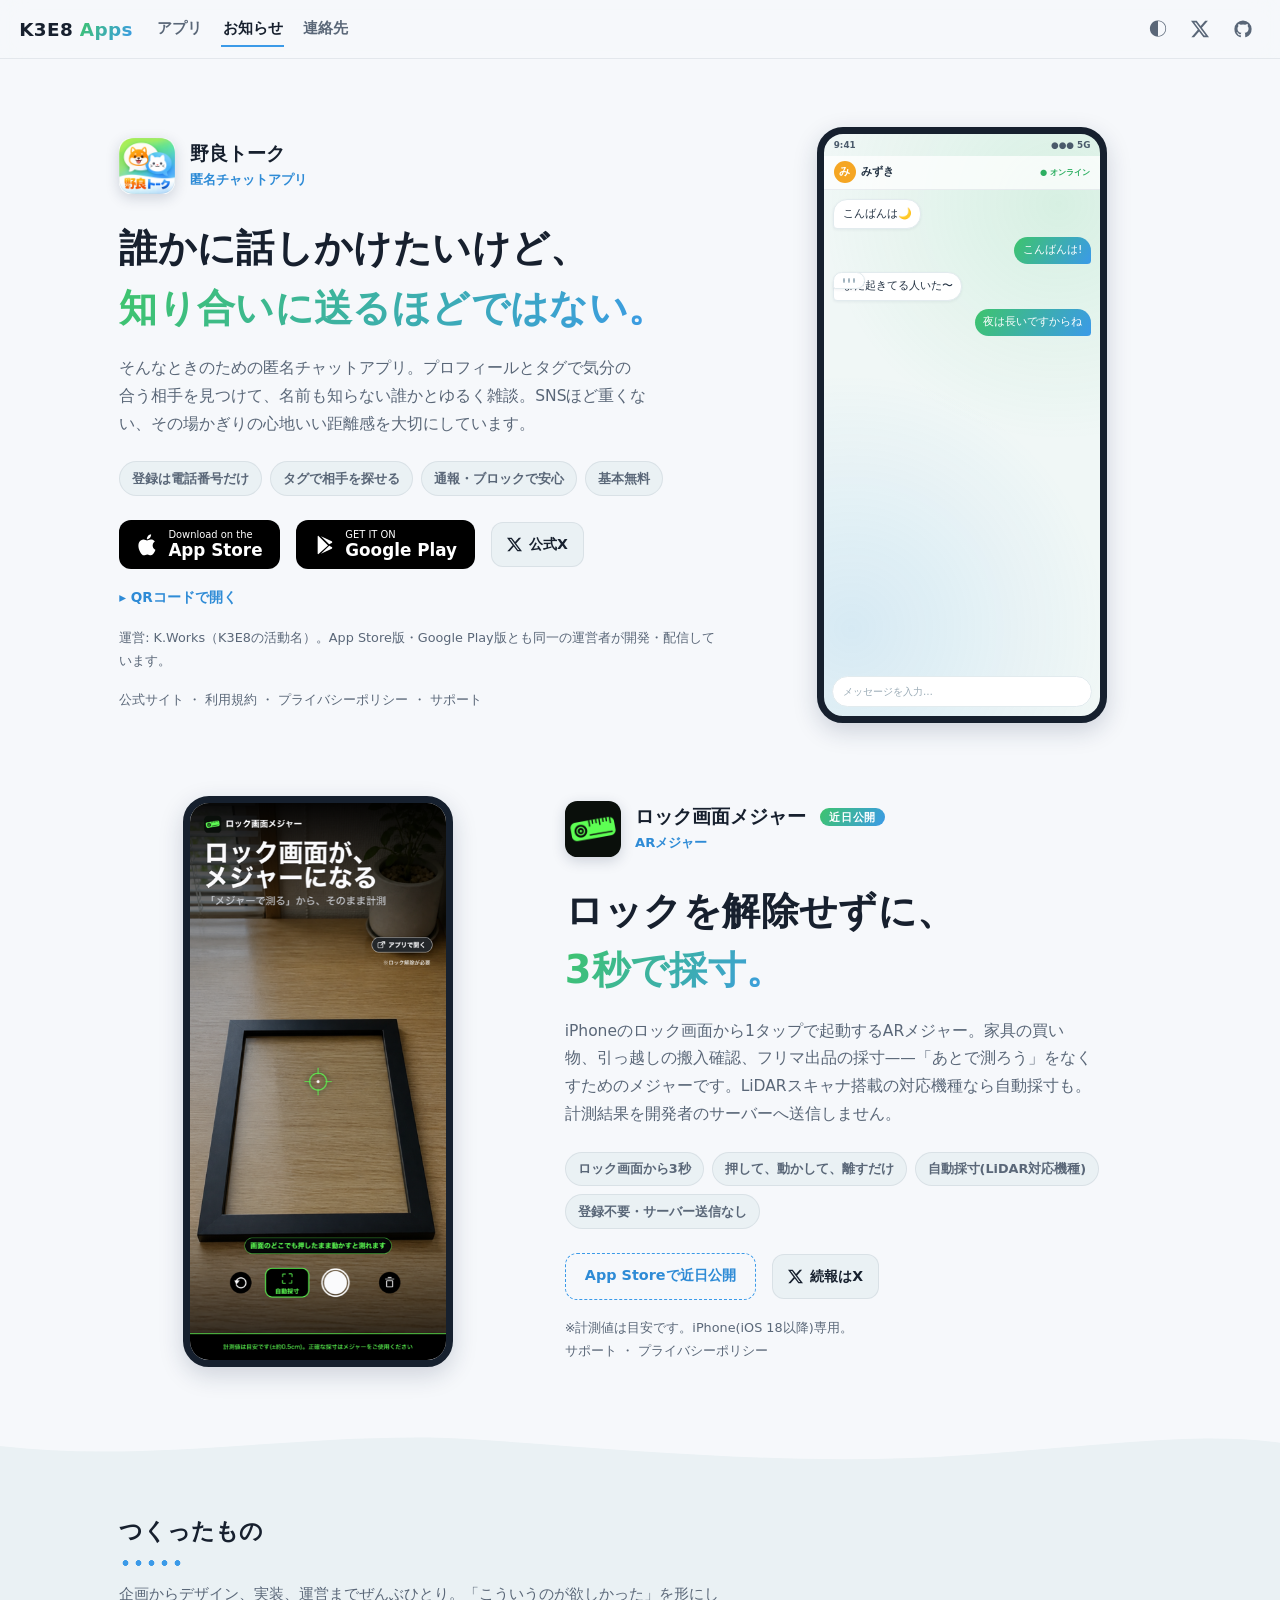
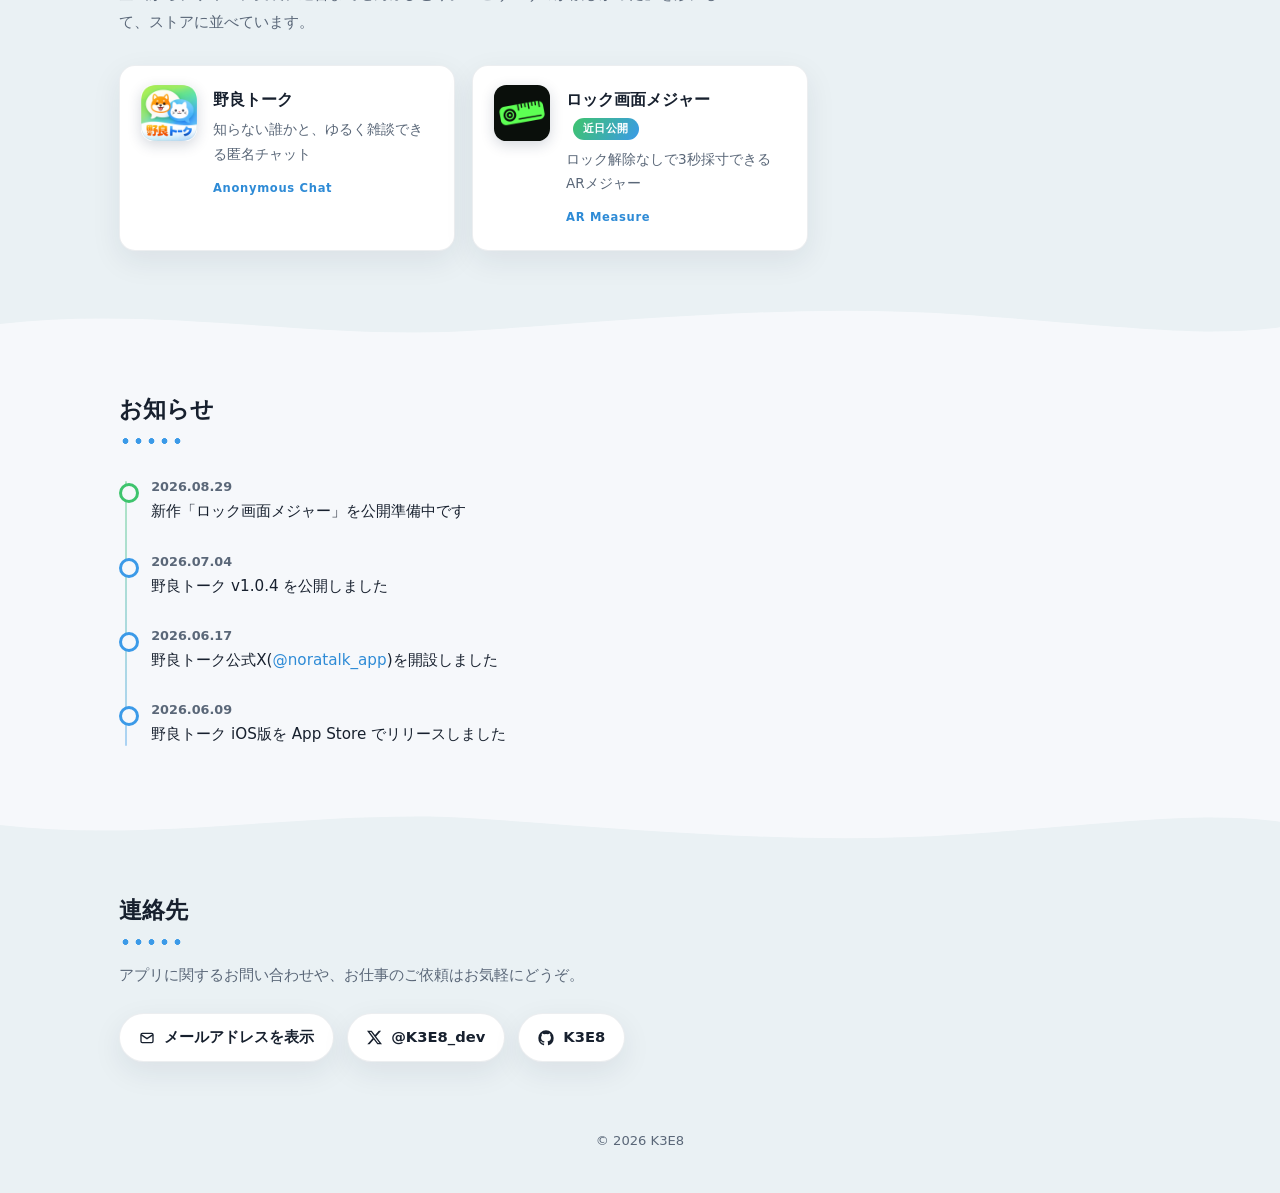
<file: index.html>
<!DOCTYPE html>
<html lang="ja">
<head>
  <meta charset="UTF-8">
  <meta name="viewport" content="width=device-width, initial-scale=1.0">
  <title>K3E8 Apps | 個人開発のアプリ置き場</title>
  <meta name="description" content="K3E8(ケイ)の個人開発アプリ紹介サイト。匿名チャットアプリ「野良トーク」を配信中、ARメジャー「ロック画面メジャー」も近日公開。企画からデザイン、実装、運営までひとりで作っています。">

  <link rel="canonical" href="https://k3e8.github.io/">
  <meta property="og:type" content="website">
  <meta property="og:title" content="K3E8 Apps | 個人開発のアプリ置き場">
  <meta property="og:description" content="匿名チャットアプリ「野良トーク」を配信中、ARメジャー「ロック画面メジャー」も近日公開。個人開発アプリの紹介サイトです。">
  <meta property="og:url" content="https://k3e8.github.io/">
  <meta property="og:image" content="https://k3e8.github.io/assets/img/og.png">
  <meta name="twitter:card" content="summary_large_image">
  <meta name="twitter:site" content="@K3E8_dev">

  <!-- iOS Safariで開くとApp Storeバナーが自動表示される -->
  <meta name="apple-itunes-app" content="app-id=6766537702">

  <meta name="theme-color" content="#f6f8fb" media="(prefers-color-scheme: light)">
  <meta name="theme-color" content="#0c1220" media="(prefers-color-scheme: dark)">
  <link rel="icon" href="data:image/svg+xml,%3Csvg xmlns='http://www.w3.org/2000/svg' viewBox='0 0 64 64'%3E%3Cdefs%3E%3ClinearGradient id='g' x1='0' y1='0' x2='1' y2='1'%3E%3Cstop offset='0' stop-color='%233ec46d'/%3E%3Cstop offset='1' stop-color='%233b9ae8'/%3E%3C/linearGradient%3E%3C/defs%3E%3Crect width='64' height='64' rx='14' fill='url(%23g)'/%3E%3Ctext x='32' y='44' font-family='Helvetica,Arial' font-weight='bold' font-size='34' fill='white' text-anchor='middle'%3EK3%3C/text%3E%3C/svg%3E">
  <!-- ?v= はキャッシュ対策のバージョン。CSS/JSを変更したら数字を上げる -->
  <link rel="stylesheet" href="css/style.css?v=6">

  <script type="application/ld+json">
  {
    "@context": "https://schema.org",
    "@graph": [
      { "@type": "WebSite", "name": "K3E8 Apps", "url": "https://k3e8.github.io/" },
      { "@type": "Person", "name": "K3E8", "alternateName": "K.Works", "url": "https://k3e8.github.io/" },
      {
        "@type": "SoftwareApplication",
        "name": "野良トーク",
        "operatingSystem": "iOS, Android",
        "applicationCategory": "SocialNetworkingApplication",
        "offers": { "@type": "Offer", "price": "0", "priceCurrency": "JPY" },
        "url": "https://apps.apple.com/jp/app/id6766537702"
      },
      {
        "@type": "SoftwareApplication",
        "name": "ロック画面メジャー",
        "operatingSystem": "iOS",
        "applicationCategory": "UtilitiesApplication"
      }
    ]
  }
  </script>
</head>
<body>

<header class="site-header" id="top">
  <div class="header-inner">
    <a class="logo" href="#top">K3E8 <span class="accent">Apps</span></a>
    <nav class="global-nav" aria-label="メイン">
      <a href="#apps" data-spy="apps">アプリ</a>
      <a href="#news" data-spy="news">お知らせ</a>
      <a href="#contact" data-spy="contact">連絡先</a>
    </nav>
    <div class="header-actions">
      <button id="theme-toggle" class="icon-btn" type="button" aria-label="テーマ切替" title="ライト/ダーク切替">
        <span class="theme-icon" aria-hidden="true"></span>
      </button>
      <a class="icon-btn" href="https://x.com/K3E8_dev" target="_blank" rel="noopener" aria-label="X (Twitter)">
        <svg viewBox="0 0 24 24" width="18" height="18" fill="currentColor" aria-hidden="true"><path d="M18.9 1.15h3.68l-8.04 9.19L24 22.85h-7.4l-5.8-7.58-6.64 7.58H.47l8.6-9.83L0 1.15h7.59l5.24 6.93 6.07-6.93Zm-1.29 19.5h2.04L6.49 3.24H4.3L17.6 20.65Z"/></svg>
      </a>
      <a class="icon-btn" href="https://github.com/K3E8" target="_blank" rel="noopener" aria-label="GitHub">
        <svg viewBox="0 0 24 24" width="18" height="18" fill="currentColor" aria-hidden="true"><path d="M12 .5A11.5 11.5 0 0 0 .5 12a11.5 11.5 0 0 0 7.86 10.91c.58.11.79-.25.79-.55v-2.15c-3.2.7-3.87-1.36-3.87-1.36-.52-1.33-1.28-1.68-1.28-1.68-1.04-.71.08-.7.08-.7 1.15.08 1.76 1.19 1.76 1.19 1.03 1.76 2.7 1.25 3.35.96.1-.75.4-1.25.72-1.54-2.55-.29-5.23-1.28-5.23-5.68 0-1.26.45-2.28 1.19-3.09-.12-.29-.52-1.46.11-3.05 0 0 .97-.31 3.18 1.18a11 11 0 0 1 5.78 0c2.2-1.49 3.17-1.18 3.17-1.18.63 1.59.23 2.76.12 3.05.74.81 1.18 1.83 1.18 3.09 0 4.41-2.69 5.38-5.25 5.67.41.35.77 1.05.77 2.12v3.14c0 .3.2.67.8.55A11.5 11.5 0 0 0 23.5 12 11.5 11.5 0 0 0 12 .5Z"/></svg>
      </a>
    </div>
  </div>
</header>

<main>
  <!-- ============ ヒーロー: 野良トーク ============ -->
  <section class="hero-app">
    <div class="hero-copy">
      <div class="hero-brand">
        <img class="app-icon" src="assets/img/noratalk/icon-512.png" width="56" height="56" alt="野良トークのアイコン">
        <div>
          <p class="hero-appname">野良トーク</p>
          <p class="hero-genre">匿名チャットアプリ</p>
        </div>
      </div>
      <h1>誰かに話しかけたいけど、<br><span class="accent">知り合いに送るほどではない。</span></h1>
      <p class="hero-desc">
        そんなときのための匿名チャットアプリ。プロフィールとタグで気分の合う相手を見つけて、名前も知らない誰かとゆるく雑談。SNSほど重くない、その場かぎりの心地いい距離感を大切にしています。
      </p>
      <ul class="feature-chips" aria-label="特徴">
        <li>登録は電話番号だけ</li>
        <li>タグで相手を探せる</li>
        <li>通報・ブロックで安心</li>
        <li>基本無料</li>
      </ul>
      <div class="store-row">
        <a class="store-btn" href="https://apps.apple.com/jp/app/id6766537702" target="_blank" rel="noopener">
          <svg viewBox="0 0 24 24" width="22" height="22" fill="currentColor" aria-hidden="true"><path d="M17.05 12.54c-.03-2.89 2.36-4.28 2.47-4.35-1.35-1.97-3.44-2.24-4.18-2.27-1.78-.18-3.47 1.05-4.37 1.05-.9 0-2.29-1.02-3.77-1-1.94.03-3.72 1.13-4.72 2.86-2.01 3.49-.51 8.66 1.45 11.49.96 1.39 2.1 2.94 3.6 2.88 1.45-.06 2-.93 3.74-.93 1.75 0 2.24.93 3.77.9 1.56-.03 2.55-1.41 3.5-2.8 1.1-1.61 1.56-3.17 1.58-3.25-.03-.02-3.03-1.16-3.07-4.58ZM14.18 4.06c.8-.97 1.34-2.32 1.19-3.66-1.15.05-2.55.77-3.38 1.74-.74.85-1.39 2.23-1.22 3.54 1.29.1 2.6-.65 3.41-1.62Z"/></svg>
          <span><small>Download on the</small><strong>App Store</strong></span>
        </a>
        <a class="store-btn" href="https://play.google.com/store/apps/details?id=com.koshiba.chatapp" target="_blank" rel="noopener">
          <svg viewBox="0 0 24 24" width="22" height="22" fill="currentColor" aria-hidden="true"><path d="M4 2.6v18.8c0 .5.5.8.9.5l10.4-9.4L4.9 2.1c-.4-.3-.9 0-.9.5Zm12.6 8.7 2.7-1.6c.9-.5.9-1.4 0-1.9L7.6 2.4l9 8.9Zm0 1.4-9 8.9 11.7-5.4c.9-.5.9-1.4 0-1.9l-2.7-1.6Z"/></svg>
          <span><small>GET IT ON</small><strong>Google Play</strong></span>
        </a>
        <a class="x-btn" href="https://x.com/noratalk_app" target="_blank" rel="noopener" title="野良トーク公式Xを開く">
          <svg viewBox="0 0 24 24" width="15" height="15" fill="currentColor" aria-hidden="true"><path d="M18.9 1.15h3.68l-8.04 9.19L24 22.85h-7.4l-5.8-7.58-6.64 7.58H.47l8.6-9.83L0 1.15h7.59l5.24 6.93 6.07-6.93Zm-1.29 19.5h2.04L6.49 3.24H4.3L17.6 20.65Z"/></svg>
          <span>公式X</span>
        </a>
        <details class="qr-details">
          <summary>QRコードで開く</summary>
          <div class="qr-pop">
            <img src="assets/img/noratalk/qr-ios.png" width="120" height="120" alt="App StoreへのQRコード">
            <p>スマホのカメラで読み取ると<br>App Storeが開きます</p>
          </div>
        </details>
      </div>
      <p class="fine-note">運営: K.Works（K3E8の活動名）。App Store版・Google Play版とも同一の運営者が開発・配信しています。</p>
      <p class="fine-note">
        <a href="https://chat-app-prod-20260120.web.app/" target="_blank" rel="noopener">公式サイト</a> ・
        <a href="https://chat-app-prod-20260120.web.app/terms" target="_blank" rel="noopener">利用規約</a> ・
        <a href="https://chat-app-prod-20260120.web.app/privacy" target="_blank" rel="noopener">プライバシーポリシー</a> ・
        <a href="https://chat-app-prod-20260120.web.app/support" target="_blank" rel="noopener">サポート</a></p>
    </div>

    <a class="hero-media" href="https://apps.apple.com/jp/app/id6766537702" target="_blank" rel="noopener" aria-label="App Storeで野良トークを見る">
      <div class="phone-demo" role="img" aria-label="野良トークのチャット画面: 知らない誰かとゆるく雑談しているデモ">
        <div class="pd-status"><span>9:41</span><span>●●● 5G</span></div>
        <div class="pd-header">
          <span class="pd-avatar">み</span>
          <span class="pd-name">みずき</span>
          <span class="pd-online">● オンライン</span>
        </div>
        <div class="pd-chat">
          <div class="pd-msg pd-in pd-m1"><p>こんばんは🌙</p></div>
          <div class="pd-msg pd-out pd-m2"><p>こんばんは!</p></div>
          <div class="pd-slot">
            <div class="pd-msg pd-in pd-typing" aria-hidden="true"><p><i></i><i></i><i></i></p></div>
            <div class="pd-msg pd-in pd-m3"><p>まだ起きてる人いた〜</p></div>
          </div>
          <div class="pd-msg pd-out pd-m4"><p>夜は長いですからね</p></div>
        </div>
        <div class="pd-input">メッセージを入力…</div>
      </div>
    </a>
  </section>

  <!-- ============ ロック画面メジャー(近日公開) ============ -->
  <section class="hero-app hero-app--alt">
    <div class="hero-copy">
      <div class="hero-brand">
        <img class="app-icon" src="assets/img/locklens/icon-512.png" width="56" height="56" alt="ロック画面メジャーのアイコン">
        <div>
          <p class="hero-appname">ロック画面メジャー <span class="tag-soon">近日公開</span></p>
          <p class="hero-genre">ARメジャー</p>
        </div>
      </div>
      <h2>ロックを解除せずに、<br><span class="accent">3秒で採寸。</span></h2>
      <p class="hero-desc">
        iPhoneのロック画面から1タップで起動するARメジャー。家具の買い物、引っ越しの搬入確認、フリマ出品の採寸——「あとで測ろう」をなくすためのメジャーです。LiDARスキャナ搭載の対応機種なら自動採寸も。計測結果を開発者のサーバーへ送信しません。
      </p>
      <ul class="feature-chips" aria-label="特徴">
        <li>ロック画面から3秒</li>
        <li>押して、動かして、離すだけ</li>
        <li>自動採寸(LiDAR対応機種)</li>
        <li>登録不要・サーバー送信なし</li>
      </ul>
      <div class="store-row">
        <span class="soon-pill">App Storeで近日公開</span>
        <a class="x-btn" href="https://x.com/K3E8_dev" target="_blank" rel="noopener" title="続報はXでお知らせ">
          <svg viewBox="0 0 24 24" width="15" height="15" fill="currentColor" aria-hidden="true"><path d="M18.9 1.15h3.68l-8.04 9.19L24 22.85h-7.4l-5.8-7.58-6.64 7.58H.47l8.6-9.83L0 1.15h7.59l5.24 6.93 6.07-6.93Zm-1.29 19.5h2.04L6.49 3.24H4.3L17.6 20.65Z"/></svg>
          <span>続報はX</span>
        </a>
      </div>
      <p class="fine-note">※計測値は目安です。iPhone(iOS 18以降)専用。<br>
        <a href="locklens/support.html">サポート</a> ・ <a href="locklens/privacy.html">プライバシーポリシー</a></p>
    </div>
    <div class="hero-media">
      <img class="phone-shot" src="assets/img/locklens/ss01.png" width="382" height="830" alt="ロック画面メジャー: ロック画面から起動して額縁を採寸している画面" loading="lazy">
    </div>
  </section>

  <!-- ============ つくったもの ============ -->
  <div class="wave" aria-hidden="true">
    <svg viewBox="0 0 1440 56" preserveAspectRatio="none"><path d="M0,28 C180,52 360,6 540,20 C720,34 900,54 1080,40 C1260,26 1350,10 1440,24 L1440,56 L0,56 Z"/></svg>
  </div>
  <div class="band">
    <section class="section" id="apps">
      <h2 class="section-title">つくったもの</h2>
      <p class="section-sub">企画からデザイン、実装、運営までぜんぶひとり。「こういうのが欲しかった」を形にして、ストアに並べています。</p>
      <div class="app-grid">
        <a class="app-card reveal" href="https://apps.apple.com/jp/app/id6766537702" target="_blank" rel="noopener">
          <img class="app-icon" src="assets/img/noratalk/icon-512.png" width="56" height="56" alt="" loading="lazy">
          <div>
            <h3>野良トーク</h3>
            <p>知らない誰かと、ゆるく雑談できる匿名チャット</p>
            <span class="app-genre">Anonymous Chat</span>
          </div>
        </a>
        <div class="app-card reveal" aria-label="近日公開のアプリ">
          <img class="app-icon" src="assets/img/locklens/icon-512.png" width="56" height="56" alt="" loading="lazy">
          <div>
            <h3>ロック画面メジャー <span class="tag-soon">近日公開</span></h3>
            <p>ロック解除なしで3秒採寸できるARメジャー</p>
            <span class="app-genre">AR Measure</span>
          </div>
        </div>
      </div>
    </section>
  </div>
  <div class="wave wave--flip" aria-hidden="true">
    <svg viewBox="0 0 1440 56" preserveAspectRatio="none"><path d="M0,28 C180,52 360,6 540,20 C720,34 900,54 1080,40 C1260,26 1350,10 1440,24 L1440,56 L0,56 Z"/></svg>
  </div>

  <!-- ============ お知らせ ============ -->
  <section class="section" id="news">
    <h2 class="section-title">お知らせ</h2>
    <ol class="timeline reveal">
      <li><time datetime="2026-08-29">2026.08.29</time><p>新作「ロック画面メジャー」を公開準備中です</p></li>
      <li><time datetime="2026-07-04">2026.07.04</time><p>野良トーク v1.0.4 を公開しました</p></li>
      <li><time datetime="2026-06-17">2026.06.17</time><p>野良トーク公式X(<a href="https://x.com/noratalk_app" target="_blank" rel="noopener">@noratalk_app</a>)を開設しました</p></li>
      <li><time datetime="2026-06-09">2026.06.09</time><p>野良トーク iOS版を App Store でリリースしました</p></li>
    </ol>
  </section>

  <!-- ============ 連絡先 ============ -->
  <div class="wave" aria-hidden="true">
    <svg viewBox="0 0 1440 56" preserveAspectRatio="none"><path d="M0,28 C180,52 360,6 540,20 C720,34 900,54 1080,40 C1260,26 1350,10 1440,24 L1440,56 L0,56 Z"/></svg>
  </div>
  <div class="band band--footer">
    <section class="section" id="contact">
      <h2 class="section-title">連絡先</h2>
      <p class="contact-lead">アプリに関するお問い合わせや、お仕事のご依頼はお気軽にどうぞ。</p>
      <div class="contact-links reveal">
        <!-- アドレスはJSで組み立て(ボットのスクレイピング対策) -->
        <button id="email-reveal" class="contact-pill" type="button" data-u="s299792458star" data-d="gmail.com">
          <svg viewBox="0 0 24 24" width="16" height="16" fill="none" stroke="currentColor" stroke-width="2" aria-hidden="true"><rect x="3" y="5" width="18" height="14" rx="2"/><path d="m3 7 9 6 9-6"/></svg>
          <span>メールアドレスを表示</span>
        </button>
        <a class="contact-pill" href="https://x.com/K3E8_dev" target="_blank" rel="noopener">
          <svg viewBox="0 0 24 24" width="15" height="15" fill="currentColor" aria-hidden="true"><path d="M18.9 1.15h3.68l-8.04 9.19L24 22.85h-7.4l-5.8-7.58-6.64 7.58H.47l8.6-9.83L0 1.15h7.59l5.24 6.93 6.07-6.93Zm-1.29 19.5h2.04L6.49 3.24H4.3L17.6 20.65Z"/></svg>
          <span>@K3E8_dev</span>
        </a>
        <a class="contact-pill" href="https://github.com/K3E8" target="_blank" rel="noopener">
          <svg viewBox="0 0 24 24" width="16" height="16" fill="currentColor" aria-hidden="true"><path d="M12 .5A11.5 11.5 0 0 0 .5 12a11.5 11.5 0 0 0 7.86 10.91c.58.11.79-.25.79-.55v-2.15c-3.2.7-3.87-1.36-3.87-1.36-.52-1.33-1.28-1.68-1.28-1.68-1.04-.71.08-.7.08-.7 1.15.08 1.76 1.19 1.76 1.19 1.03 1.76 2.7 1.25 3.35.96.1-.75.4-1.25.72-1.54-2.55-.29-5.23-1.28-5.23-5.68 0-1.26.45-2.28 1.19-3.09-.12-.29-.52-1.46.11-3.05 0 0 .97-.31 3.18 1.18a11 11 0 0 1 5.78 0c2.2-1.49 3.17-1.18 3.17-1.18.63 1.59.23 2.76.12 3.05.74.81 1.18 1.83 1.18 3.09 0 4.41-2.69 5.38-5.25 5.67.41.35.77 1.05.77 2.12v3.14c0 .3.2.67.8.55A11.5 11.5 0 0 0 23.5 12 11.5 11.5 0 0 0 12 .5Z"/></svg>
          <span>K3E8</span>
        </a>
      </div>
    </section>
    <footer class="site-footer">
      <p>© 2026 K3E8</p>
    </footer>
  </div>
</main>

<button id="to-top" class="to-top" type="button" aria-label="ページ上部へ戻る">↑</button>

<script src="js/main.js?v=8" defer></script>
</body>
</html>
</file>
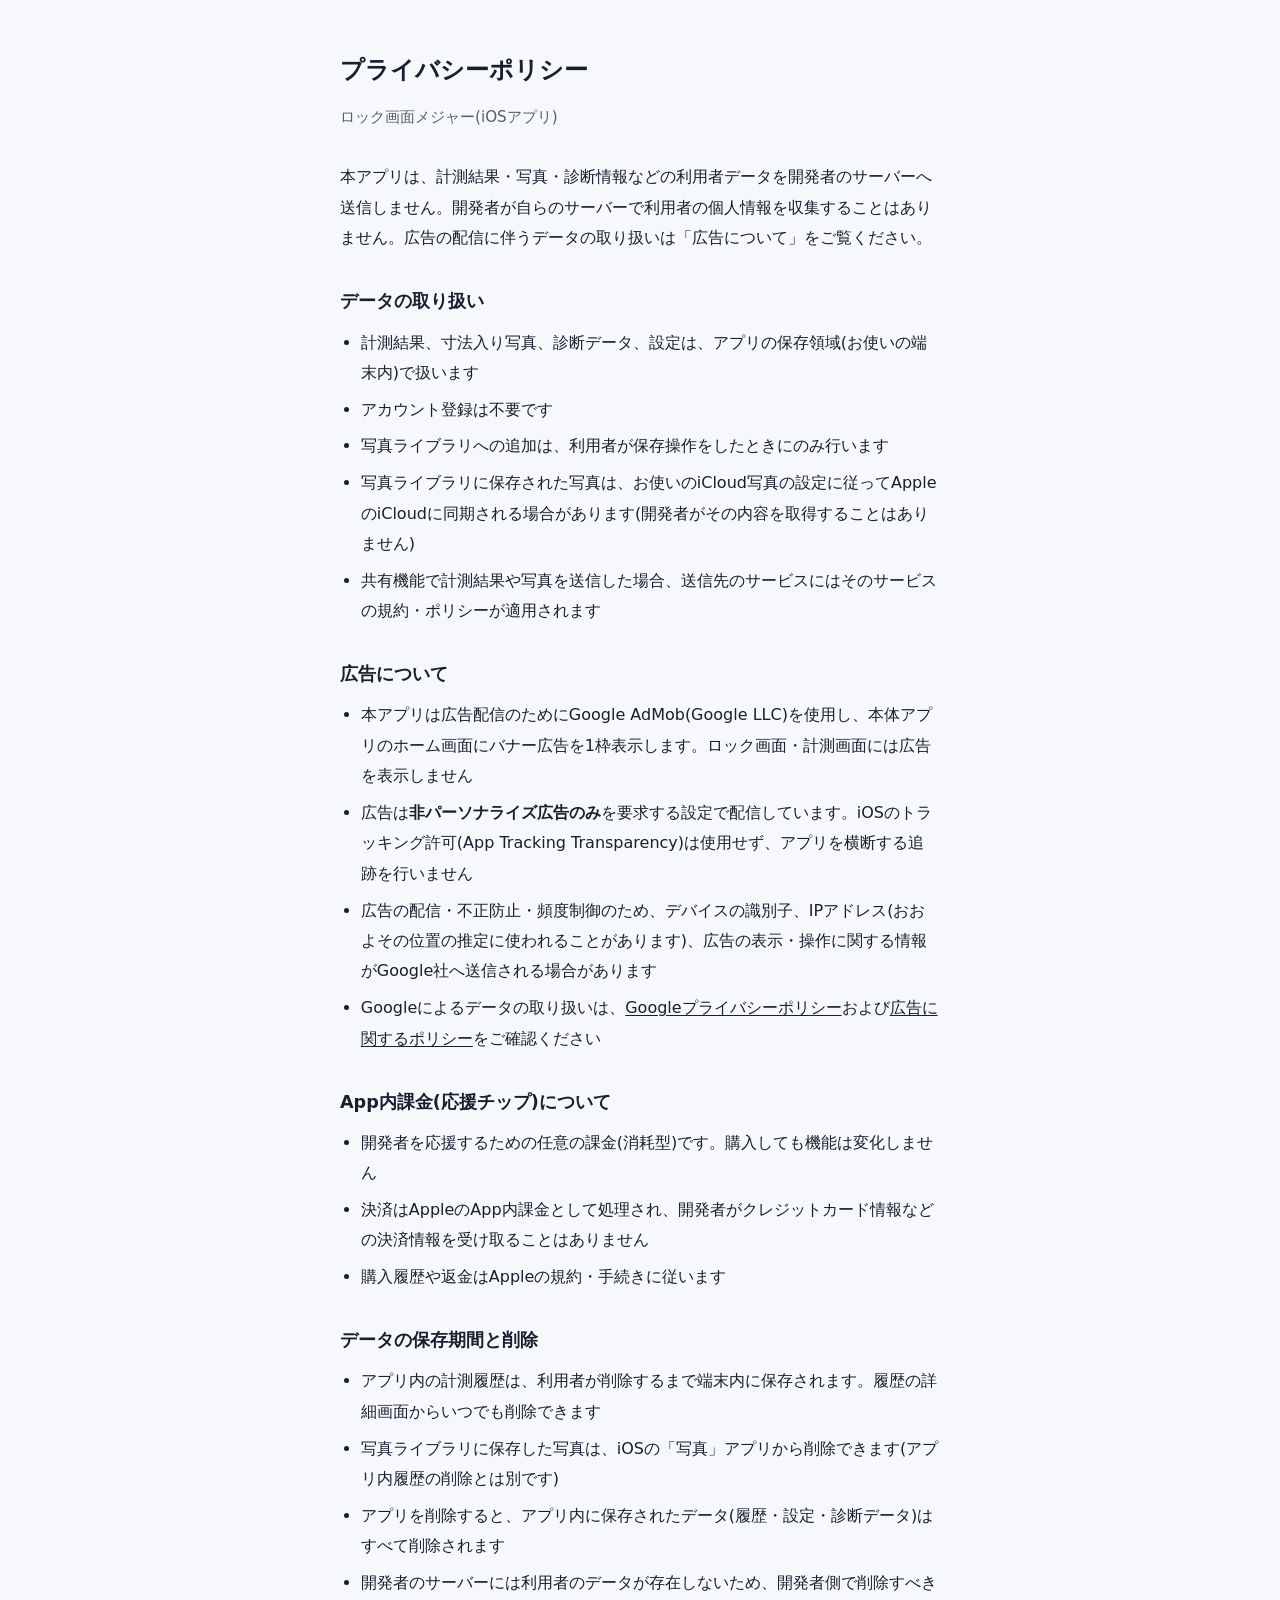
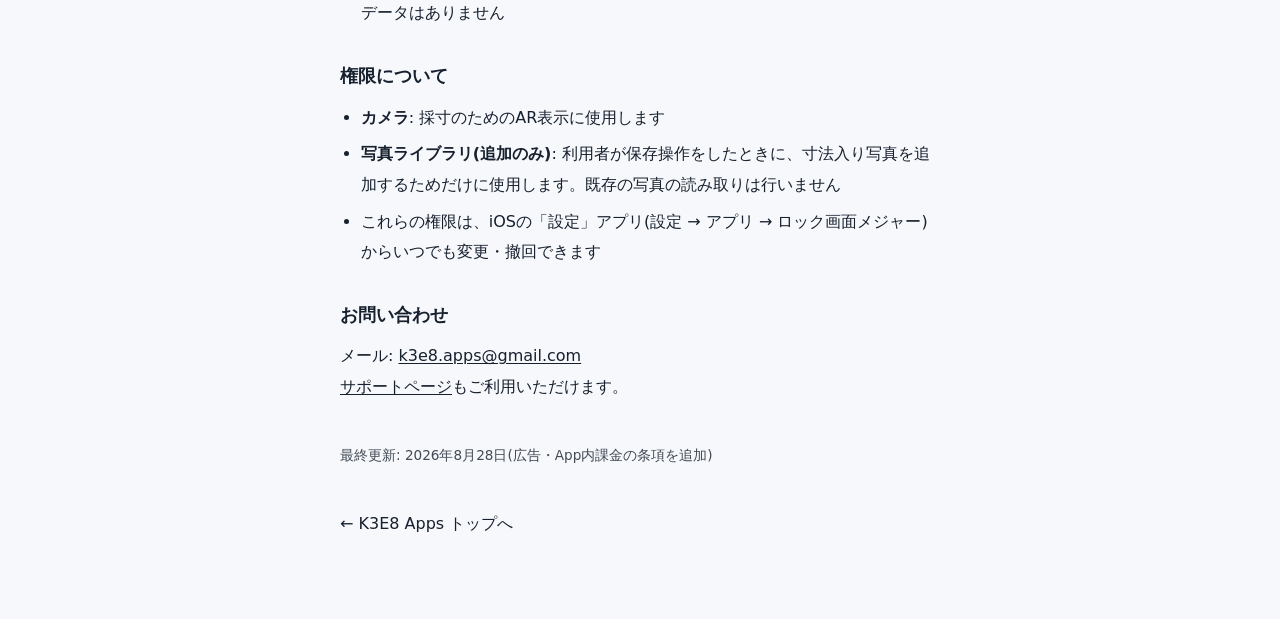
<file: locklens/privacy.html>
<!DOCTYPE html>
<html lang="ja">
<head>
  <meta charset="UTF-8">
  <meta name="viewport" content="width=device-width, initial-scale=1.0">
  <title>プライバシーポリシー | ロック画面メジャー</title>
  <meta name="description" content="ロック画面メジャーのプライバシーポリシー。計測データは端末内のみで扱い、広告配信にはGoogle AdMob(非パーソナライズ)を使用します。">
  <link rel="canonical" href="https://k3e8.github.io/locklens/privacy.html">
  <meta name="theme-color" content="#f6f8fb" media="(prefers-color-scheme: light)">
  <meta name="theme-color" content="#0c1220" media="(prefers-color-scheme: dark)">
  <link rel="stylesheet" href="../css/style.css?v=5">
  <style>
    .policy { max-width: 640px; margin: 0 auto; padding: 48px 20px 80px; line-height: 1.9; }
    .policy h1 { font-size: 1.5rem; margin-bottom: 0.4em; }
    .policy .app-name { opacity: 0.7; font-size: 0.95rem; margin-bottom: 2em; }
    .policy h2 { font-size: 1.1rem; margin: 1.8em 0 0.5em; }
    .policy ul { padding-left: 1.3em; }
    .policy li { margin: 0.4em 0; }
    .policy a { text-decoration: underline; text-underline-offset: 2px; }
    .policy .updated { margin-top: 3em; font-size: 0.85rem; opacity: 0.8; }
    .policy a.back { display: inline-block; margin-top: 2.5em; text-decoration: none; }
  </style>
</head>
<body>
  <main class="policy">
    <h1>プライバシーポリシー</h1>
    <p class="app-name">ロック画面メジャー(iOSアプリ)</p>

    <p>本アプリは、計測結果・写真・診断情報などの利用者データを開発者のサーバーへ送信しません。開発者が自らのサーバーで利用者の個人情報を収集することはありません。広告の配信に伴うデータの取り扱いは「広告について」をご覧ください。</p>

    <h2>データの取り扱い</h2>
    <ul>
      <li>計測結果、寸法入り写真、診断データ、設定は、アプリの保存領域(お使いの端末内)で扱います</li>
      <li>アカウント登録は不要です</li>
      <li>写真ライブラリへの追加は、利用者が保存操作をしたときにのみ行います</li>
      <li>写真ライブラリに保存された写真は、お使いのiCloud写真の設定に従ってAppleのiCloudに同期される場合があります(開発者がその内容を取得することはありません)</li>
      <li>共有機能で計測結果や写真を送信した場合、送信先のサービスにはそのサービスの規約・ポリシーが適用されます</li>
    </ul>

    <h2>広告について</h2>
    <ul>
      <li>本アプリは広告配信のためにGoogle AdMob(Google LLC)を使用し、本体アプリのホーム画面にバナー広告を1枠表示します。ロック画面・計測画面には広告を表示しません</li>
      <li>広告は<strong>非パーソナライズ広告のみ</strong>を要求する設定で配信しています。iOSのトラッキング許可(App Tracking Transparency)は使用せず、アプリを横断する追跡を行いません</li>
      <li>広告の配信・不正防止・頻度制御のため、デバイスの識別子、IPアドレス(おおよその位置の推定に使われることがあります)、広告の表示・操作に関する情報がGoogle社へ送信される場合があります</li>
      <li>Googleによるデータの取り扱いは、<a href="https://policies.google.com/privacy" target="_blank" rel="noopener">Googleプライバシーポリシー</a>および<a href="https://policies.google.com/technologies/ads" target="_blank" rel="noopener">広告に関するポリシー</a>をご確認ください</li>
    </ul>

    <h2>App内課金(応援チップ)について</h2>
    <ul>
      <li>開発者を応援するための任意の課金(消耗型)です。購入しても機能は変化しません</li>
      <li>決済はAppleのApp内課金として処理され、開発者がクレジットカード情報などの決済情報を受け取ることはありません</li>
      <li>購入履歴や返金はAppleの規約・手続きに従います</li>
    </ul>

    <h2>データの保存期間と削除</h2>
    <ul>
      <li>アプリ内の計測履歴は、利用者が削除するまで端末内に保存されます。履歴の詳細画面からいつでも削除できます</li>
      <li>写真ライブラリに保存した写真は、iOSの「写真」アプリから削除できます(アプリ内履歴の削除とは別です)</li>
      <li>アプリを削除すると、アプリ内に保存されたデータ(履歴・設定・診断データ)はすべて削除されます</li>
      <li>開発者のサーバーには利用者のデータが存在しないため、開発者側で削除すべきデータはありません</li>
    </ul>

    <h2>権限について</h2>
    <ul>
      <li><strong>カメラ</strong>: 採寸のためのAR表示に使用します</li>
      <li><strong>写真ライブラリ(追加のみ)</strong>: 利用者が保存操作をしたときに、寸法入り写真を追加するためだけに使用します。既存の写真の読み取りは行いません</li>
      <li>これらの権限は、iOSの「設定」アプリ(設定 → アプリ → ロック画面メジャー)からいつでも変更・撤回できます</li>
    </ul>

    <h2>お問い合わせ</h2>
    <p>メール: <a href="mailto:k3e8.apps@gmail.com">k3e8.apps@gmail.com</a></p>
    <p><a href="support.html">サポートページ</a>もご利用いただけます。</p>

    <p class="updated">最終更新: 2026年8月28日(広告・App内課金の条項を追加)</p>
    <a class="back" href="../">← K3E8 Apps トップへ</a>
  </main>
</body>
</html>
</file>
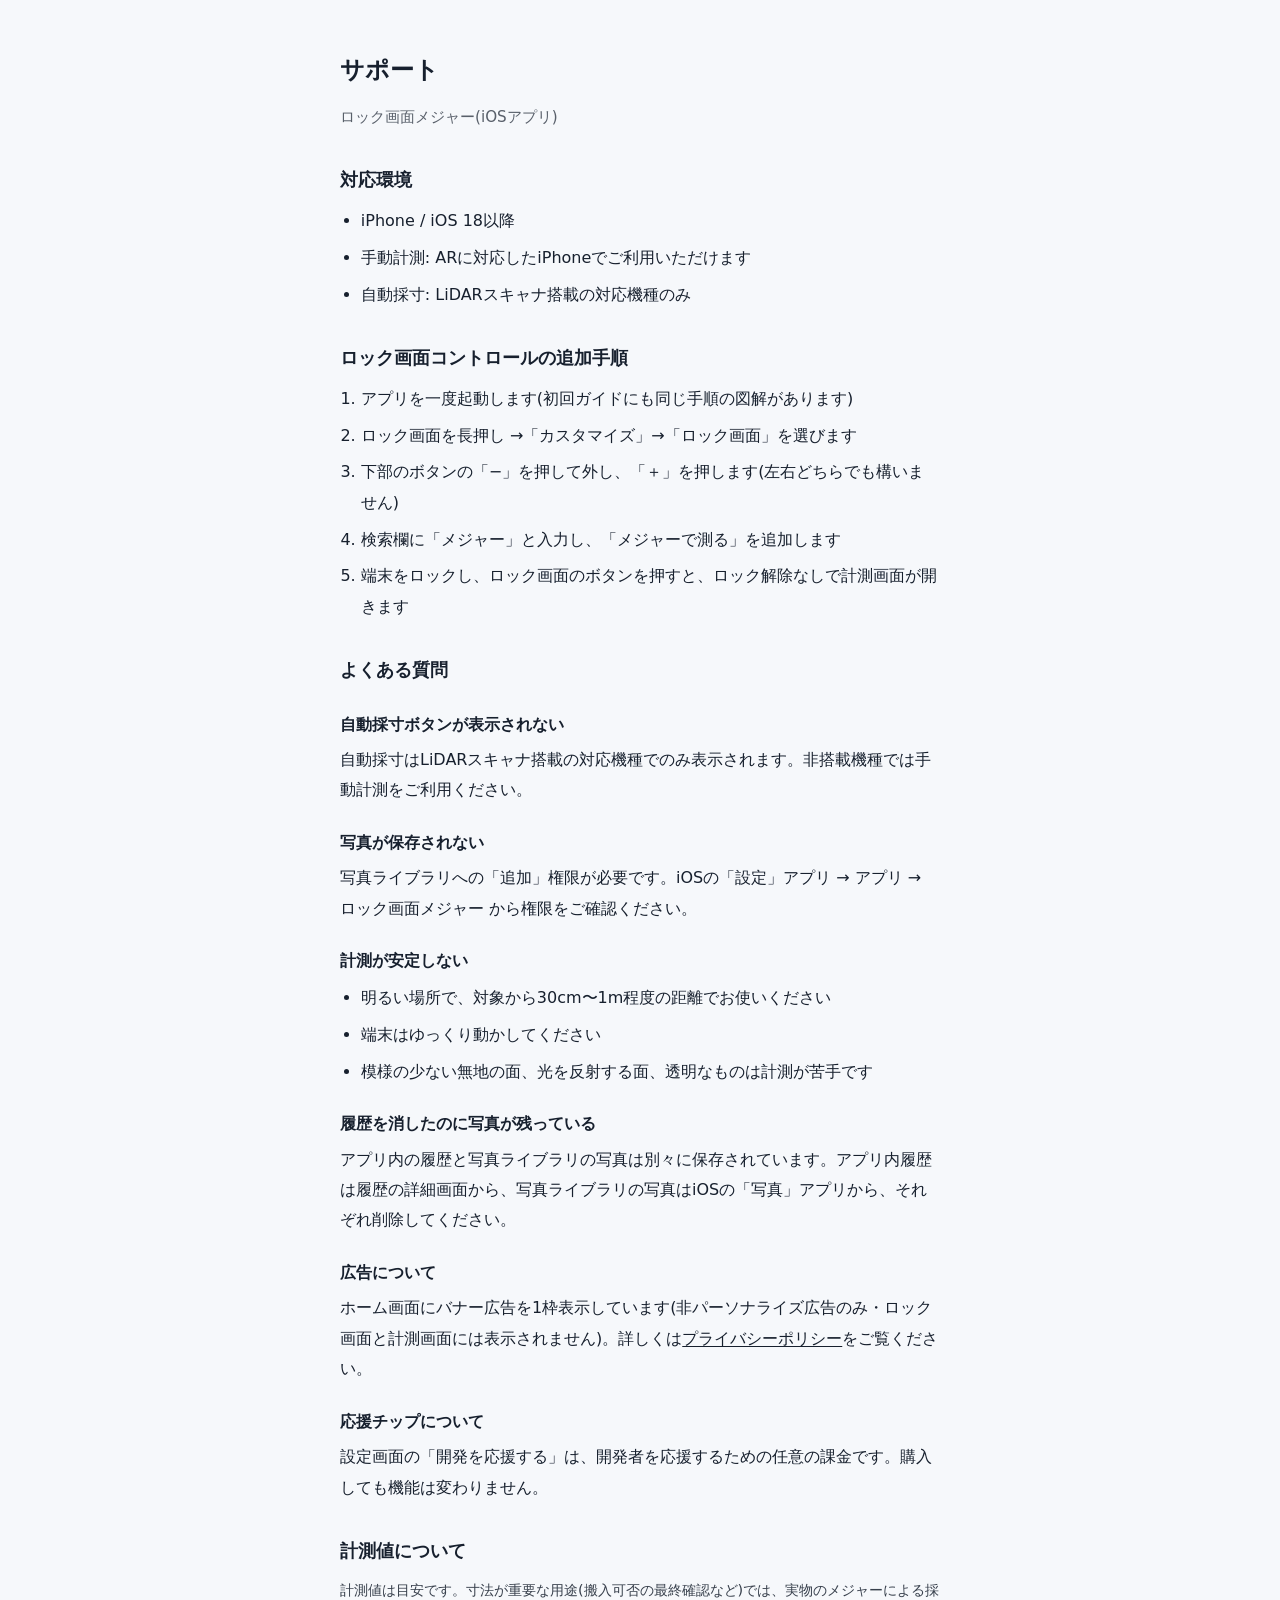
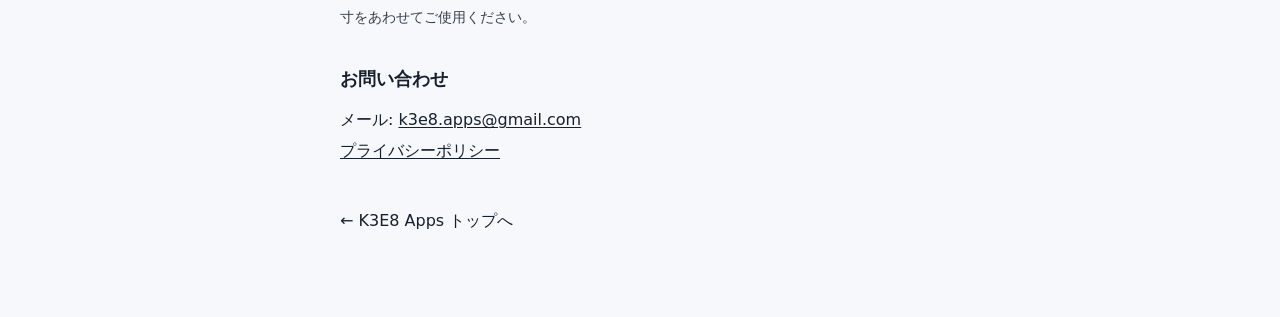
<file: locklens/support.html>
<!DOCTYPE html>
<html lang="ja">
<head>
  <meta charset="UTF-8">
  <meta name="viewport" content="width=device-width, initial-scale=1.0">
  <title>サポート | ロック画面メジャー</title>
  <meta name="description" content="ロック画面メジャー(iOSアプリ)のサポートページ。ロック画面コントロールの追加手順とよくある質問。">
  <link rel="canonical" href="https://k3e8.github.io/locklens/support.html">
  <meta name="theme-color" content="#f6f8fb" media="(prefers-color-scheme: light)">
  <meta name="theme-color" content="#0c1220" media="(prefers-color-scheme: dark)">
  <link rel="stylesheet" href="../css/style.css?v=5">
  <style>
    .support { max-width: 640px; margin: 0 auto; padding: 48px 20px 80px; line-height: 1.9; }
    .support h1 { font-size: 1.5rem; margin-bottom: 0.4em; }
    .support .app-name { opacity: 0.7; font-size: 0.95rem; margin-bottom: 2em; }
    .support h2 { font-size: 1.1rem; margin: 1.8em 0 0.5em; }
    .support h3 { font-size: 1rem; margin: 1.4em 0 0.3em; }
    .support ul, .support ol { padding-left: 1.3em; }
    .support li { margin: 0.4em 0; }
    .support a { text-decoration: underline; text-underline-offset: 2px; }
    .support .note { font-size: 0.9rem; opacity: 0.85; }
    .support a.back { display: inline-block; margin-top: 2.5em; text-decoration: none; }
  </style>
</head>
<body>
  <main class="support">
    <h1>サポート</h1>
    <p class="app-name">ロック画面メジャー(iOSアプリ)</p>

    <h2>対応環境</h2>
    <ul>
      <li>iPhone / iOS 18以降</li>
      <li>手動計測: ARに対応したiPhoneでご利用いただけます</li>
      <li>自動採寸: LiDARスキャナ搭載の対応機種のみ</li>
    </ul>

    <h2>ロック画面コントロールの追加手順</h2>
    <ol>
      <li>アプリを一度起動します(初回ガイドにも同じ手順の図解があります)</li>
      <li>ロック画面を長押し →「カスタマイズ」→「ロック画面」を選びます</li>
      <li>下部のボタンの「−」を押して外し、「＋」を押します(左右どちらでも構いません)</li>
      <li>検索欄に「メジャー」と入力し、「メジャーで測る」を追加します</li>
      <li>端末をロックし、ロック画面のボタンを押すと、ロック解除なしで計測画面が開きます</li>
    </ol>

    <h2>よくある質問</h2>

    <h3>自動採寸ボタンが表示されない</h3>
    <p>自動採寸はLiDARスキャナ搭載の対応機種でのみ表示されます。非搭載機種では手動計測をご利用ください。</p>

    <h3>写真が保存されない</h3>
    <p>写真ライブラリへの「追加」権限が必要です。iOSの「設定」アプリ → アプリ → ロック画面メジャー から権限をご確認ください。</p>

    <h3>計測が安定しない</h3>
    <ul>
      <li>明るい場所で、対象から30cm〜1m程度の距離でお使いください</li>
      <li>端末はゆっくり動かしてください</li>
      <li>模様の少ない無地の面、光を反射する面、透明なものは計測が苦手です</li>
    </ul>

    <h3>履歴を消したのに写真が残っている</h3>
    <p>アプリ内の履歴と写真ライブラリの写真は別々に保存されています。アプリ内履歴は履歴の詳細画面から、写真ライブラリの写真はiOSの「写真」アプリから、それぞれ削除してください。</p>

    <h3>広告について</h3>
    <p>ホーム画面にバナー広告を1枠表示しています(非パーソナライズ広告のみ・ロック画面と計測画面には表示されません)。詳しくは<a href="privacy.html">プライバシーポリシー</a>をご覧ください。</p>

    <h3>応援チップについて</h3>
    <p>設定画面の「開発を応援する」は、開発者を応援するための任意の課金です。購入しても機能は変わりません。</p>

    <h2>計測値について</h2>
    <p class="note">計測値は目安です。寸法が重要な用途(搬入可否の最終確認など)では、実物のメジャーによる採寸をあわせてご使用ください。</p>

    <h2>お問い合わせ</h2>
    <p>メール: <a href="mailto:k3e8.apps@gmail.com">k3e8.apps@gmail.com</a></p>
    <p><a href="privacy.html">プライバシーポリシー</a></p>

    <a class="back" href="../">← K3E8 Apps トップへ</a>
  </main>
</body>
</html>
</file>
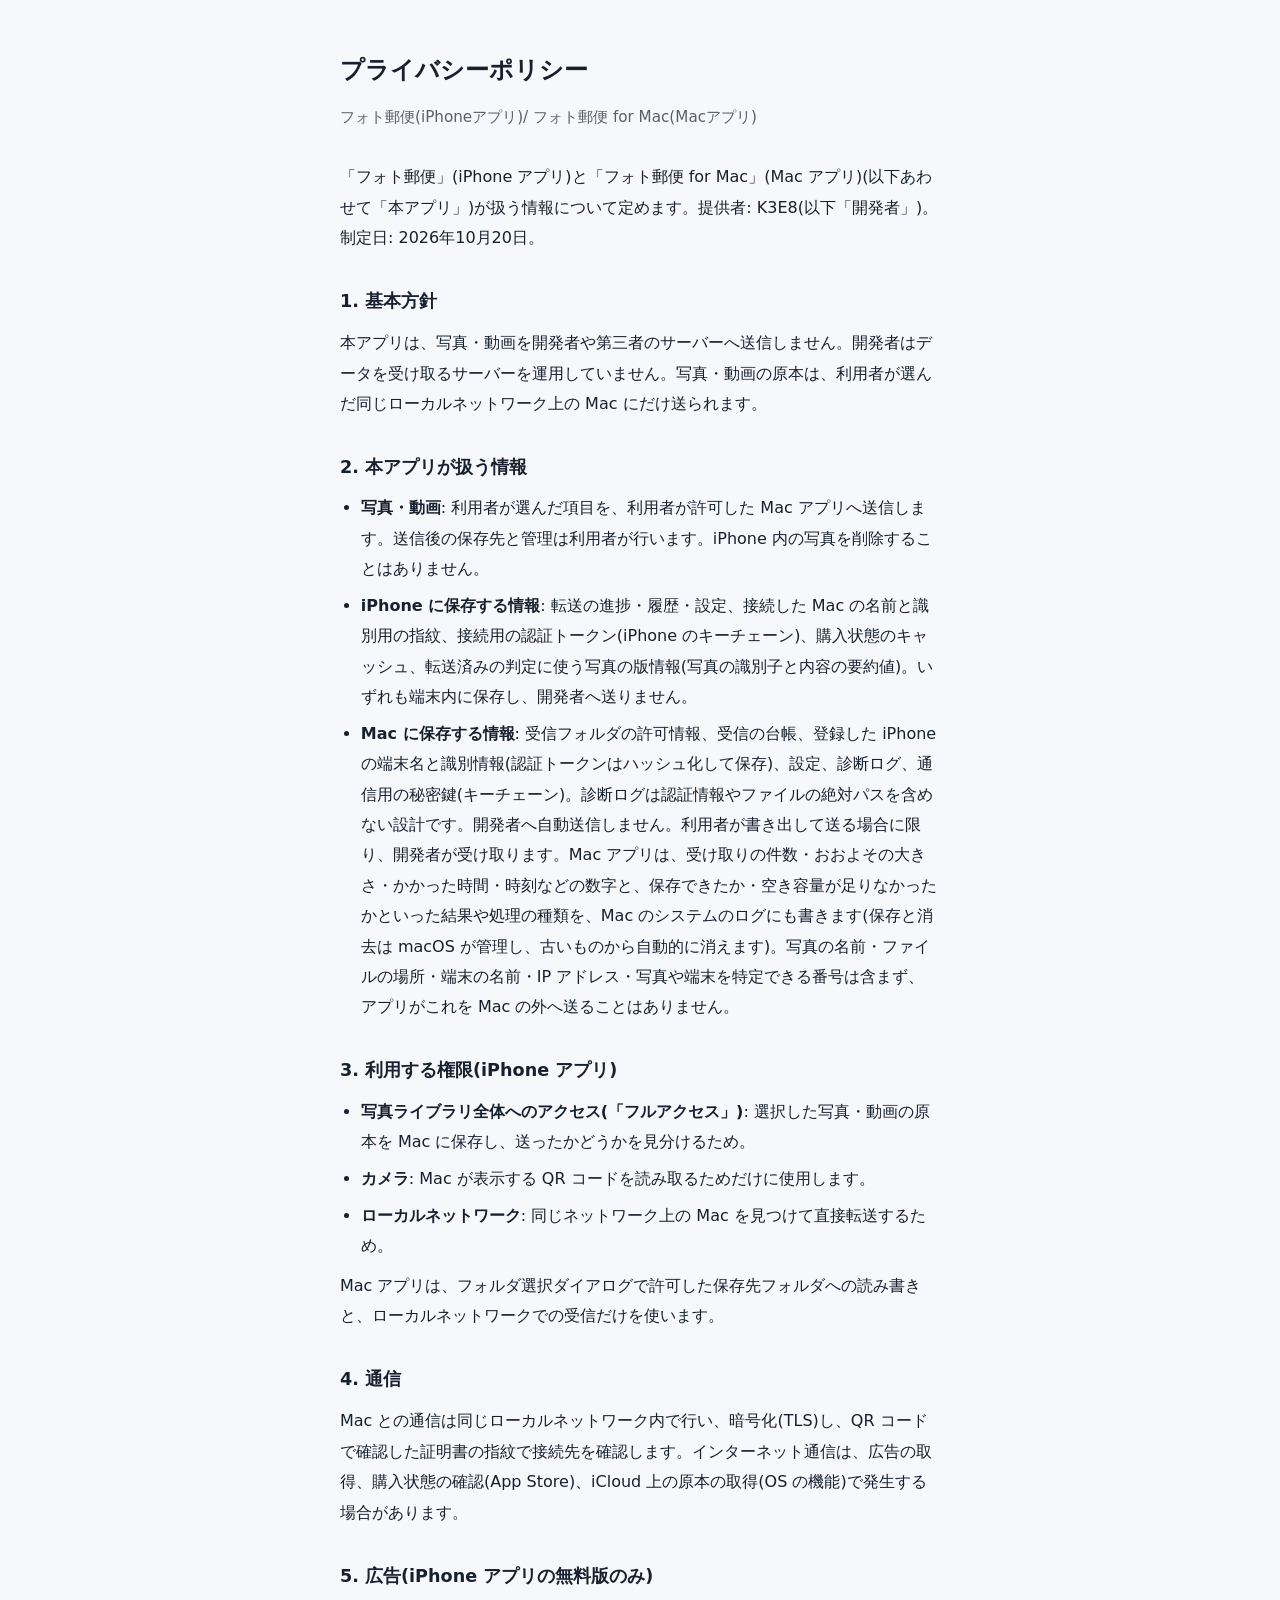
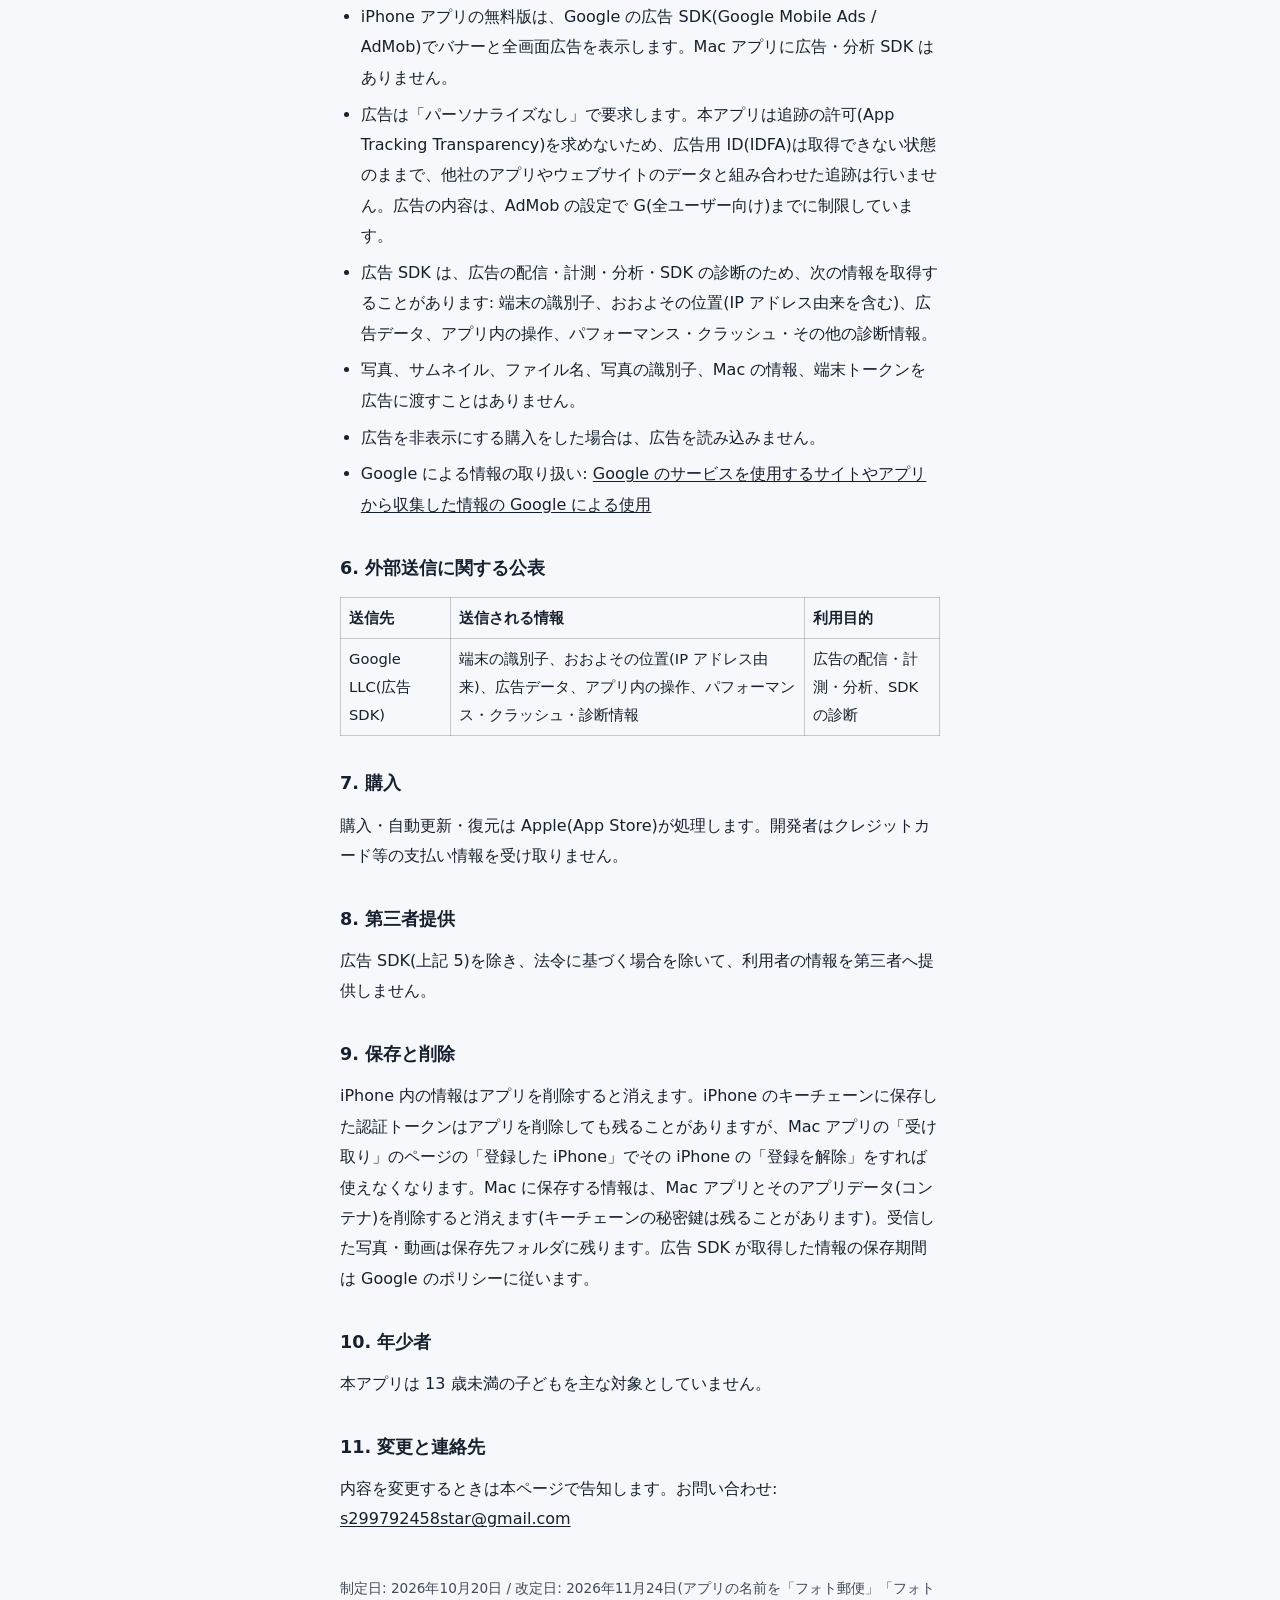
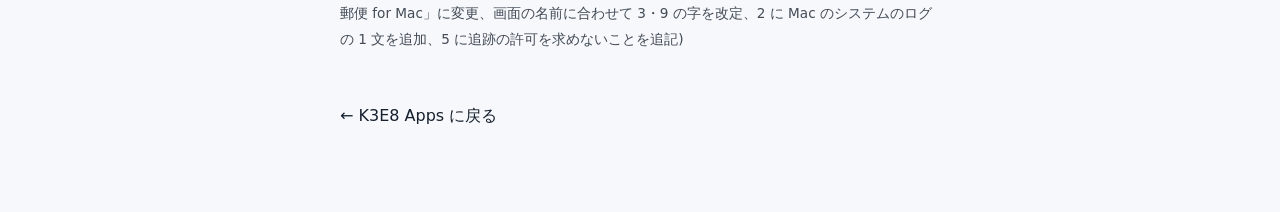
<file: photobin/privacy.html>
<!DOCTYPE html>
<html lang="ja">
<head>
  <meta charset="UTF-8">
  <meta name="viewport" content="width=device-width, initial-scale=1.0">
  <title>プライバシーポリシー | フォト郵便</title>
  <meta name="description" content="フォト郵便のプライバシーポリシー。写真と動画は同じローカルネットワーク上のMacにだけ送り、開発者のサーバーへは送信しません。">
  <link rel="canonical" href="https://k3e8.github.io/photobin/privacy.html">
  <meta name="theme-color" content="#f6f8fb" media="(prefers-color-scheme: light)">
  <meta name="theme-color" content="#0c1220" media="(prefers-color-scheme: dark)">
  <link rel="stylesheet" href="../css/style.css?v=6">
  <style>
    .policy { max-width: 640px; margin: 0 auto; padding: 48px 20px 80px; line-height: 1.9; }
    .policy h1 { font-size: 1.5rem; margin-bottom: 0.4em; }
    .policy .app-name { opacity: 0.7; font-size: 0.95rem; margin-bottom: 2em; }
    .policy h2 { font-size: 1.1rem; margin: 1.8em 0 0.5em; }
    .policy p { margin: 0.6em 0; }
    .policy ul { padding-left: 1.3em; }
    .policy li { margin: 0.4em 0; }
    .policy a { text-decoration: underline; text-underline-offset: 2px; }
    .policy table { border-collapse: collapse; width: 100%; font-size: 0.92rem; margin: 0.8em 0; }
    .policy th, .policy td { border: 1px solid rgba(128,128,128,0.4); padding: 6px 8px; text-align: left; vertical-align: top; }
    .policy .updated { margin-top: 3em; font-size: 0.85rem; opacity: 0.8; }
    .policy a.back { display: inline-block; margin-top: 2.5em; text-decoration: none; }
  </style>
</head>
<body>
  <main class="policy">
    <h1>プライバシーポリシー</h1>
    <p class="app-name">フォト郵便(iPhoneアプリ)/ フォト郵便 for Mac(Macアプリ)</p>

    <p>「フォト郵便」(iPhone アプリ)と「フォト郵便 for Mac」(Mac アプリ)(以下あわせて「本アプリ」)が扱う情報について定めます。提供者: K3E8(以下「開発者」)。制定日: 2026年10月20日。</p>

    <h2>1. 基本方針</h2>
    <p>本アプリは、写真・動画を開発者や第三者のサーバーへ送信しません。開発者はデータを受け取るサーバーを運用していません。写真・動画の原本は、利用者が選んだ同じローカルネットワーク上の Mac にだけ送られます。</p>

    <h2>2. 本アプリが扱う情報</h2>
    <ul>
      <li><strong>写真・動画</strong>: 利用者が選んだ項目を、利用者が許可した Mac アプリへ送信します。送信後の保存先と管理は利用者が行います。iPhone 内の写真を削除することはありません。</li>
      <li><strong>iPhone に保存する情報</strong>: 転送の進捗・履歴・設定、接続した Mac の名前と識別用の指紋、接続用の認証トークン(iPhone のキーチェーン)、購入状態のキャッシュ、転送済みの判定に使う写真の版情報(写真の識別子と内容の要約値)。いずれも端末内に保存し、開発者へ送りません。</li>
      <li><strong>Mac に保存する情報</strong>: 受信フォルダの許可情報、受信の台帳、登録した iPhone の端末名と識別情報(認証トークンはハッシュ化して保存)、設定、診断ログ、通信用の秘密鍵(キーチェーン)。診断ログは認証情報やファイルの絶対パスを含めない設計です。開発者へ自動送信しません。利用者が書き出して送る場合に限り、開発者が受け取ります。Mac アプリは、受け取りの件数・おおよその大きさ・かかった時間・時刻などの数字と、保存できたか・空き容量が足りなかったかといった結果や処理の種類を、Mac のシステムのログにも書きます(保存と消去は macOS が管理し、古いものから自動的に消えます)。写真の名前・ファイルの場所・端末の名前・IP アドレス・写真や端末を特定できる番号は含まず、アプリがこれを Mac の外へ送ることはありません。</li>
    </ul>

    <h2>3. 利用する権限(iPhone アプリ)</h2>
    <ul>
      <li><strong>写真ライブラリ全体へのアクセス(「フルアクセス」)</strong>: 選択した写真・動画の原本を Mac に保存し、送ったかどうかを見分けるため。</li>
      <li><strong>カメラ</strong>: Mac が表示する QR コードを読み取るためだけに使用します。</li>
      <li><strong>ローカルネットワーク</strong>: 同じネットワーク上の Mac を見つけて直接転送するため。</li>
    </ul>
    <p>Mac アプリは、フォルダ選択ダイアログで許可した保存先フォルダへの読み書きと、ローカルネットワークでの受信だけを使います。</p>

    <h2>4. 通信</h2>
    <p>Mac との通信は同じローカルネットワーク内で行い、暗号化(TLS)し、QR コードで確認した証明書の指紋で接続先を確認します。インターネット通信は、広告の取得、購入状態の確認(App Store)、iCloud 上の原本の取得(OS の機能)で発生する場合があります。</p>

    <h2>5. 広告(iPhone アプリの無料版のみ)</h2>
    <ul>
      <li>iPhone アプリの無料版は、Google の広告 SDK(Google Mobile Ads / AdMob)でバナーと全画面広告を表示します。Mac アプリに広告・分析 SDK はありません。</li>
      <li>広告は「パーソナライズなし」で要求します。本アプリは追跡の許可(App Tracking Transparency)を求めないため、広告用 ID(IDFA)は取得できない状態のままで、他社のアプリやウェブサイトのデータと組み合わせた追跡は行いません。広告の内容は、AdMob の設定で G(全ユーザー向け)までに制限しています。</li>
      <li>広告 SDK は、広告の配信・計測・分析・SDK の診断のため、次の情報を取得することがあります: 端末の識別子、おおよその位置(IP アドレス由来を含む)、広告データ、アプリ内の操作、パフォーマンス・クラッシュ・その他の診断情報。</li>
      <li>写真、サムネイル、ファイル名、写真の識別子、Mac の情報、端末トークンを広告に渡すことはありません。</li>
      <li>広告を非表示にする購入をした場合は、広告を読み込みません。</li>
      <li>Google による情報の取り扱い: <a href="https://policies.google.com/technologies/partner-sites" target="_blank" rel="noopener">Google のサービスを使用するサイトやアプリから収集した情報の Google による使用</a></li>
    </ul>

    <h2>6. 外部送信に関する公表</h2>
    <table>
      <thead>
        <tr><th scope="col">送信先</th><th scope="col">送信される情報</th><th scope="col">利用目的</th></tr>
      </thead>
      <tbody>
        <tr>
          <td>Google LLC(広告 SDK)</td>
          <td>端末の識別子、おおよその位置(IP アドレス由来)、広告データ、アプリ内の操作、パフォーマンス・クラッシュ・診断情報</td>
          <td>広告の配信・計測・分析、SDK の診断</td>
        </tr>
      </tbody>
    </table>

    <h2>7. 購入</h2>
    <p>購入・自動更新・復元は Apple(App Store)が処理します。開発者はクレジットカード等の支払い情報を受け取りません。</p>

    <h2>8. 第三者提供</h2>
    <p>広告 SDK(上記 5)を除き、法令に基づく場合を除いて、利用者の情報を第三者へ提供しません。</p>

    <h2>9. 保存と削除</h2>
    <p>iPhone 内の情報はアプリを削除すると消えます。iPhone のキーチェーンに保存した認証トークンはアプリを削除しても残ることがありますが、Mac アプリの「受け取り」のページの「登録した iPhone」でその iPhone の「登録を解除」をすれば使えなくなります。Mac に保存する情報は、Mac アプリとそのアプリデータ(コンテナ)を削除すると消えます(キーチェーンの秘密鍵は残ることがあります)。受信した写真・動画は保存先フォルダに残ります。広告 SDK が取得した情報の保存期間は Google のポリシーに従います。</p>

    <h2>10. 年少者</h2>
    <p>本アプリは 13 歳未満の子どもを主な対象としていません。</p>

    <h2>11. 変更と連絡先</h2>
    <p>内容を変更するときは本ページで告知します。お問い合わせ: <a href="mailto:s299792458star@gmail.com">s299792458star@gmail.com</a></p>

    <p class="updated">制定日: 2026年10月20日 / 改定日: 2026年11月24日(アプリの名前を「フォト郵便」「フォト郵便 for Mac」に変更、画面の名前に合わせて 3・9 の字を改定、2 に Mac のシステムのログの 1 文を追加、5 に追跡の許可を求めないことを追記)</p>
    <a class="back" href="../">← K3E8 Apps に戻る</a>
  </main>
</body>
</html>
</file>
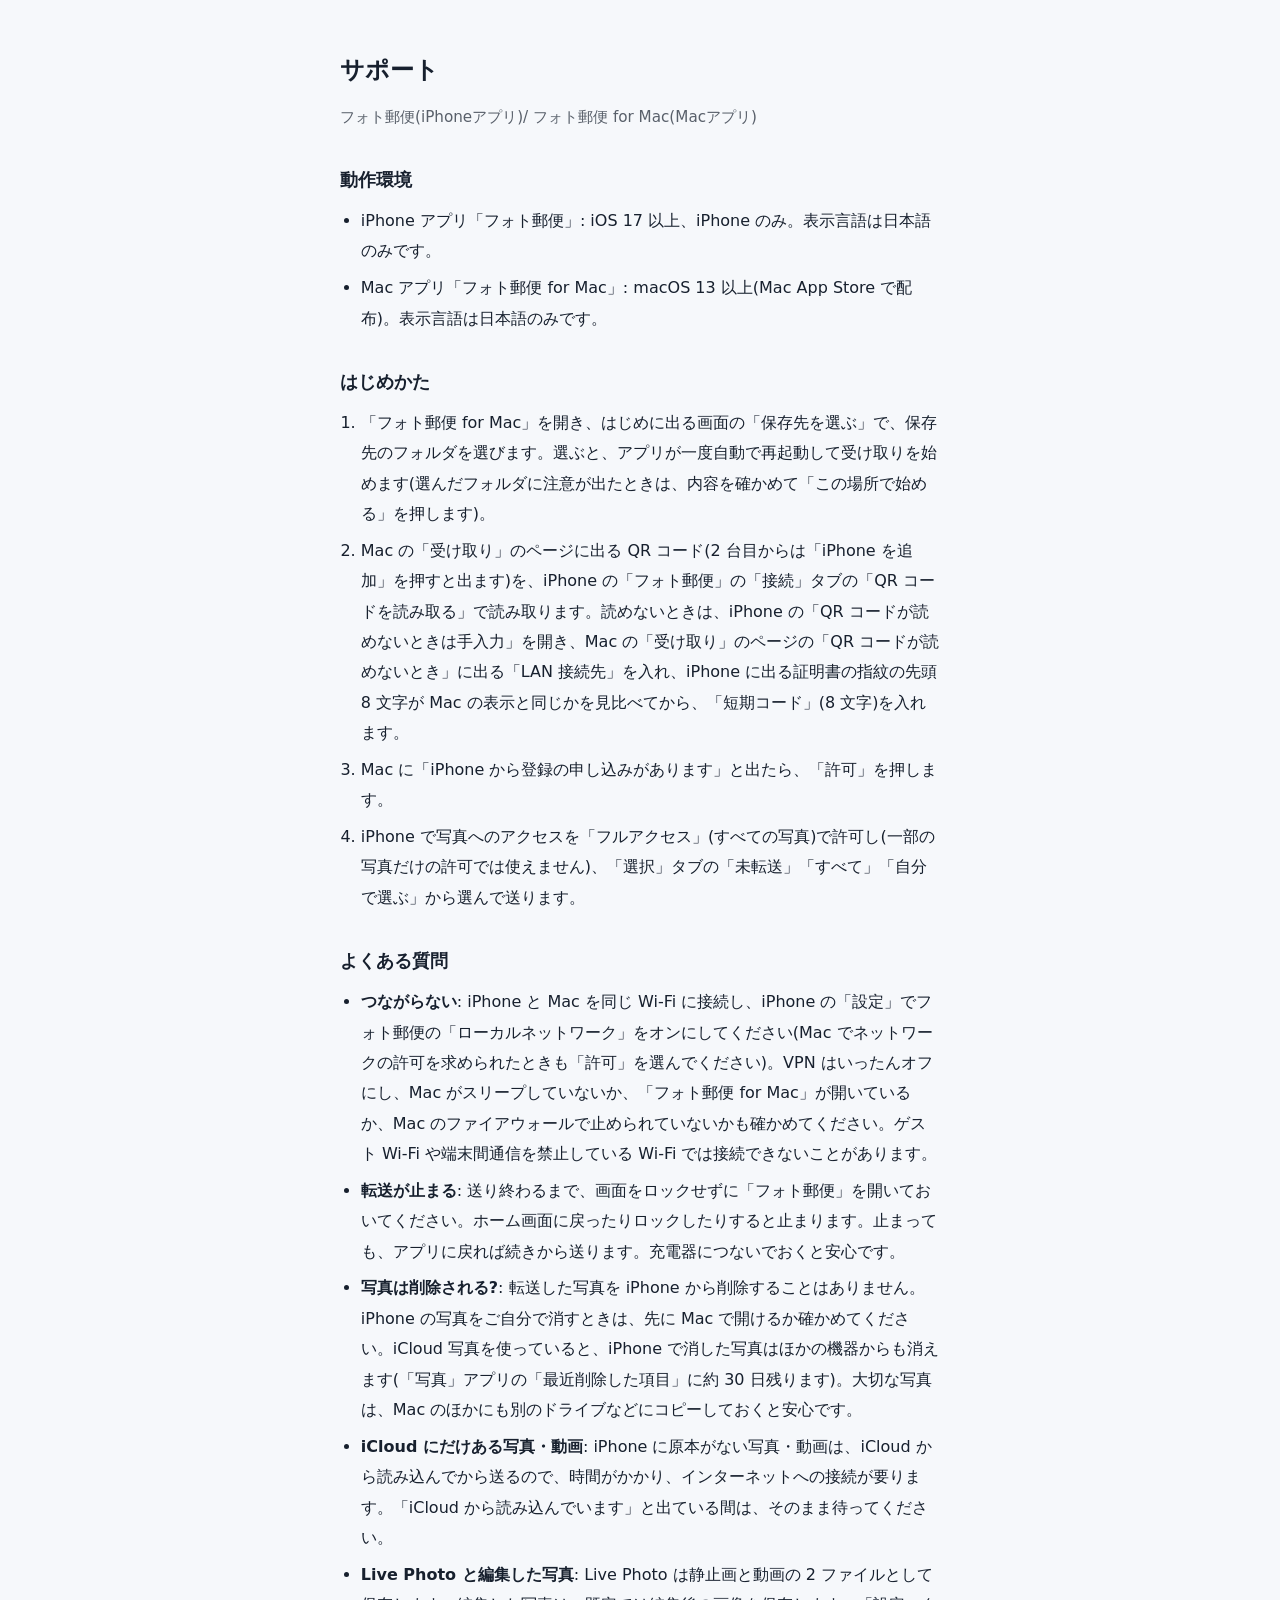
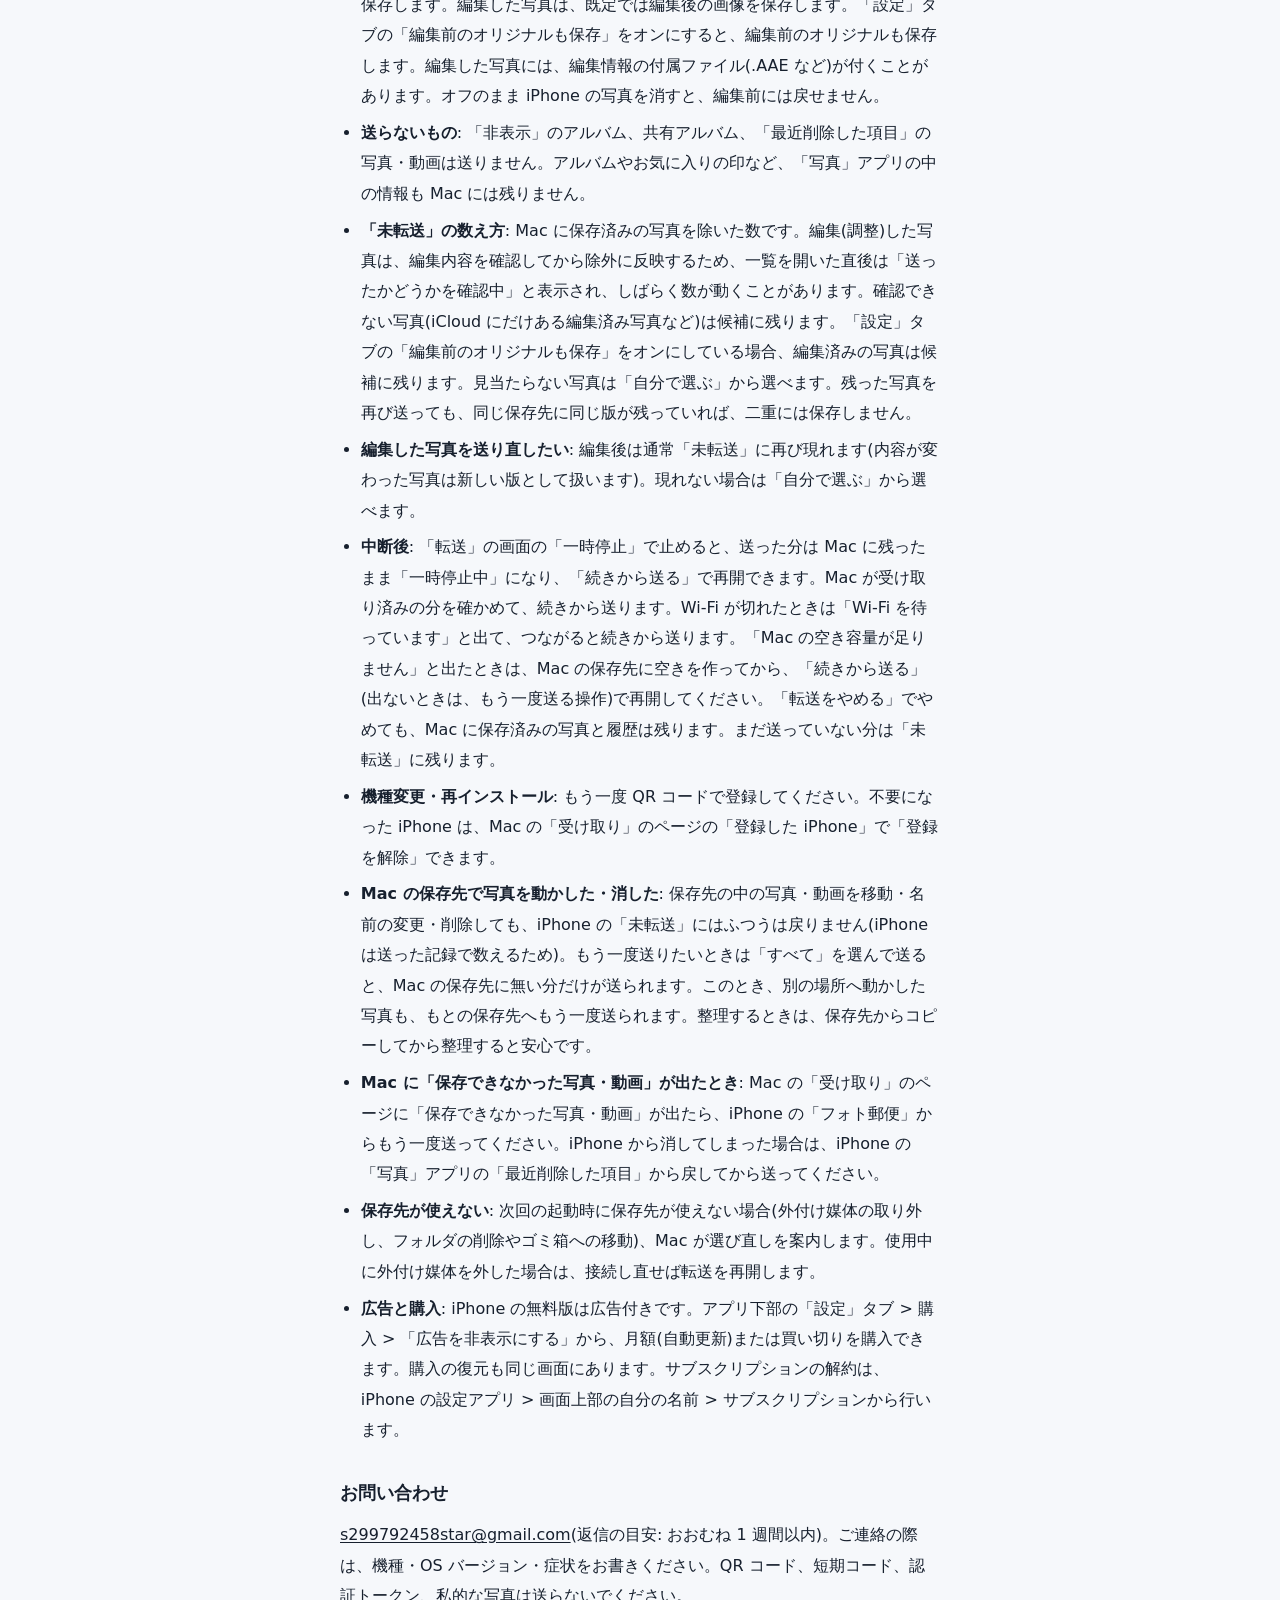
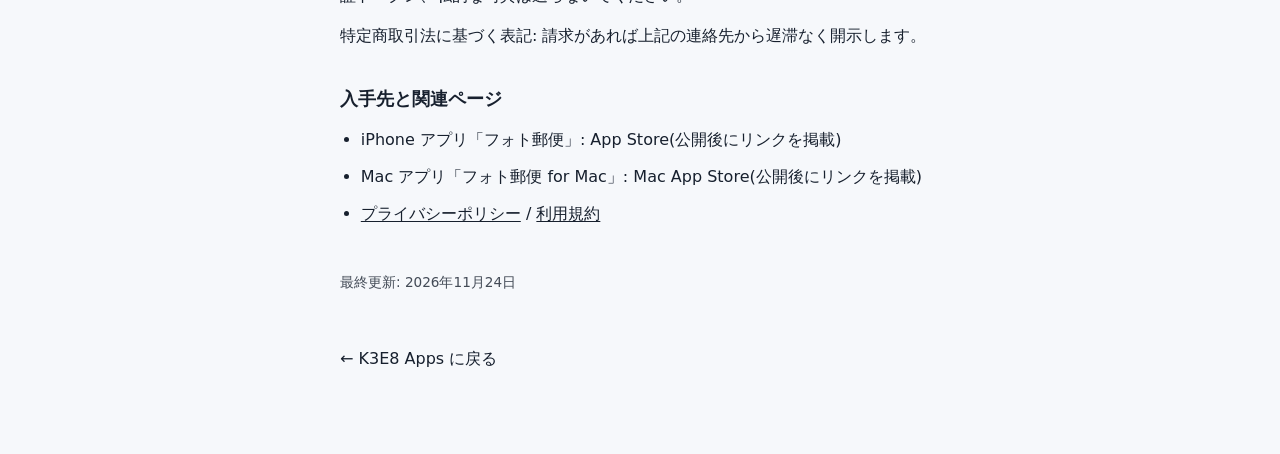
<file: photobin/support.html>
<!DOCTYPE html>
<html lang="ja">
<head>
  <meta charset="UTF-8">
  <meta name="viewport" content="width=device-width, initial-scale=1.0">
  <title>サポート | フォト郵便</title>
  <meta name="description" content="フォト郵便のサポートページ。動作環境、はじめかた、よくある質問、お問い合わせ。">
  <link rel="canonical" href="https://k3e8.github.io/photobin/support.html">
  <meta name="theme-color" content="#f6f8fb" media="(prefers-color-scheme: light)">
  <meta name="theme-color" content="#0c1220" media="(prefers-color-scheme: dark)">
  <link rel="stylesheet" href="../css/style.css?v=6">
  <style>
    .policy { max-width: 640px; margin: 0 auto; padding: 48px 20px 80px; line-height: 1.9; }
    .policy h1 { font-size: 1.5rem; margin-bottom: 0.4em; }
    .policy .app-name { opacity: 0.7; font-size: 0.95rem; margin-bottom: 2em; }
    .policy h2 { font-size: 1.1rem; margin: 1.8em 0 0.5em; }
    .policy p { margin: 0.6em 0; }
    .policy ul, .policy ol { padding-left: 1.3em; }
    .policy li { margin: 0.4em 0; }
    .policy a { text-decoration: underline; text-underline-offset: 2px; }
    .policy .updated { margin-top: 3em; font-size: 0.85rem; opacity: 0.8; }
    .policy a.back { display: inline-block; margin-top: 2.5em; text-decoration: none; }
  </style>
</head>
<body>
  <main class="policy">
    <h1>サポート</h1>
    <p class="app-name">フォト郵便(iPhoneアプリ)/ フォト郵便 for Mac(Macアプリ)</p>

    <h2>動作環境</h2>
    <ul>
      <li>iPhone アプリ「フォト郵便」: iOS 17 以上、iPhone のみ。表示言語は日本語のみです。</li>
      <li>Mac アプリ「フォト郵便 for Mac」: macOS 13 以上(Mac App Store で配布)。表示言語は日本語のみです。</li>
    </ul>

    <h2>はじめかた</h2>
    <ol>
      <li>「フォト郵便 for Mac」を開き、はじめに出る画面の「保存先を選ぶ」で、保存先のフォルダを選びます。選ぶと、アプリが一度自動で再起動して受け取りを始めます(選んだフォルダに注意が出たときは、内容を確かめて「この場所で始める」を押します)。</li>
      <li>Mac の「受け取り」のページに出る QR コード(2 台目からは「iPhone を追加」を押すと出ます)を、iPhone の「フォト郵便」の「接続」タブの「QR コードを読み取る」で読み取ります。読めないときは、iPhone の「QR コードが読めないときは手入力」を開き、Mac の「受け取り」のページの「QR コードが読めないとき」に出る「LAN 接続先」を入れ、iPhone に出る証明書の指紋の先頭 8 文字が Mac の表示と同じかを見比べてから、「短期コード」(8 文字)を入れます。</li>
      <li>Mac に「iPhone から登録の申し込みがあります」と出たら、「許可」を押します。</li>
      <li>iPhone で写真へのアクセスを「フルアクセス」(すべての写真)で許可し(一部の写真だけの許可では使えません)、「選択」タブの「未転送」「すべて」「自分で選ぶ」から選んで送ります。</li>
    </ol>

    <h2>よくある質問</h2>
    <ul>
      <li><strong>つながらない</strong>: iPhone と Mac を同じ Wi-Fi に接続し、iPhone の「設定」でフォト郵便の「ローカルネットワーク」をオンにしてください(Mac でネットワークの許可を求められたときも「許可」を選んでください)。VPN はいったんオフにし、Mac がスリープしていないか、「フォト郵便 for Mac」が開いているか、Mac のファイアウォールで止められていないかも確かめてください。ゲスト Wi-Fi や端末間通信を禁止している Wi-Fi では接続できないことがあります。</li>
      <li><strong>転送が止まる</strong>: 送り終わるまで、画面をロックせずに「フォト郵便」を開いておいてください。ホーム画面に戻ったりロックしたりすると止まります。止まっても、アプリに戻れば続きから送ります。充電器につないでおくと安心です。</li>
      <li><strong>写真は削除される?</strong>: 転送した写真を iPhone から削除することはありません。iPhone の写真をご自分で消すときは、先に Mac で開けるか確かめてください。iCloud 写真を使っていると、iPhone で消した写真はほかの機器からも消えます(「写真」アプリの「最近削除した項目」に約 30 日残ります)。大切な写真は、Mac のほかにも別のドライブなどにコピーしておくと安心です。</li>
      <li><strong>iCloud にだけある写真・動画</strong>: iPhone に原本がない写真・動画は、iCloud から読み込んでから送るので、時間がかかり、インターネットへの接続が要ります。「iCloud から読み込んでいます」と出ている間は、そのまま待ってください。</li>
      <li><strong>Live Photo と編集した写真</strong>: Live Photo は静止画と動画の 2 ファイルとして保存します。編集した写真は、既定では編集後の画像を保存します。「設定」タブの「編集前のオリジナルも保存」をオンにすると、編集前のオリジナルも保存します。編集した写真には、編集情報の付属ファイル(.AAE など)が付くことがあります。オフのまま iPhone の写真を消すと、編集前には戻せません。</li>
      <li><strong>送らないもの</strong>: 「非表示」のアルバム、共有アルバム、「最近削除した項目」の写真・動画は送りません。アルバムやお気に入りの印など、「写真」アプリの中の情報も Mac には残りません。</li>
      <li><strong>「未転送」の数え方</strong>: Mac に保存済みの写真を除いた数です。編集(調整)した写真は、編集内容を確認してから除外に反映するため、一覧を開いた直後は「送ったかどうかを確認中」と表示され、しばらく数が動くことがあります。確認できない写真(iCloud にだけある編集済み写真など)は候補に残ります。「設定」タブの「編集前のオリジナルも保存」をオンにしている場合、編集済みの写真は候補に残ります。見当たらない写真は「自分で選ぶ」から選べます。残った写真を再び送っても、同じ保存先に同じ版が残っていれば、二重には保存しません。</li>
      <li><strong>編集した写真を送り直したい</strong>: 編集後は通常「未転送」に再び現れます(内容が変わった写真は新しい版として扱います)。現れない場合は「自分で選ぶ」から選べます。</li>
      <li><strong>中断後</strong>: 「転送」の画面の「一時停止」で止めると、送った分は Mac に残ったまま「一時停止中」になり、「続きから送る」で再開できます。Mac が受け取り済みの分を確かめて、続きから送ります。Wi-Fi が切れたときは「Wi-Fi を待っています」と出て、つながると続きから送ります。「Mac の空き容量が足りません」と出たときは、Mac の保存先に空きを作ってから、「続きから送る」(出ないときは、もう一度送る操作)で再開してください。「転送をやめる」でやめても、Mac に保存済みの写真と履歴は残ります。まだ送っていない分は「未転送」に残ります。</li>
      <li><strong>機種変更・再インストール</strong>: もう一度 QR コードで登録してください。不要になった iPhone は、Mac の「受け取り」のページの「登録した iPhone」で「登録を解除」できます。</li>
      <li><strong>Mac の保存先で写真を動かした・消した</strong>: 保存先の中の写真・動画を移動・名前の変更・削除しても、iPhone の「未転送」にはふつうは戻りません(iPhone は送った記録で数えるため)。もう一度送りたいときは「すべて」を選んで送ると、Mac の保存先に無い分だけが送られます。このとき、別の場所へ動かした写真も、もとの保存先へもう一度送られます。整理するときは、保存先からコピーしてから整理すると安心です。</li>
      <li><strong>Mac に「保存できなかった写真・動画」が出たとき</strong>: Mac の「受け取り」のページに「保存できなかった写真・動画」が出たら、iPhone の「フォト郵便」からもう一度送ってください。iPhone から消してしまった場合は、iPhone の「写真」アプリの「最近削除した項目」から戻してから送ってください。</li>
      <li><strong>保存先が使えない</strong>: 次回の起動時に保存先が使えない場合(外付け媒体の取り外し、フォルダの削除やゴミ箱への移動)、Mac が選び直しを案内します。使用中に外付け媒体を外した場合は、接続し直せば転送を再開します。</li>
      <li><strong>広告と購入</strong>: iPhone の無料版は広告付きです。アプリ下部の「設定」タブ &gt; 購入 &gt; 「広告を非表示にする」から、月額(自動更新)または買い切りを購入できます。購入の復元も同じ画面にあります。サブスクリプションの解約は、iPhone の設定アプリ &gt; 画面上部の自分の名前 &gt; サブスクリプションから行います。</li>
    </ul>

    <h2>お問い合わせ</h2>
    <p><a href="mailto:s299792458star@gmail.com">s299792458star@gmail.com</a>(返信の目安: おおむね 1 週間以内)。ご連絡の際は、機種・OS バージョン・症状をお書きください。QR コード、短期コード、認証トークン、私的な写真は送らないでください。</p>
    <p>特定商取引法に基づく表記: 請求があれば上記の連絡先から遅滞なく開示します。</p>

    <h2>入手先と関連ページ</h2>
    <ul>
      <li>iPhone アプリ「フォト郵便」: App Store(公開後にリンクを掲載)</li>
      <li>Mac アプリ「フォト郵便 for Mac」: Mac App Store(公開後にリンクを掲載)</li>
      <li><a href="privacy.html">プライバシーポリシー</a> / <a href="terms.html">利用規約</a></li>
    </ul>

    <p class="updated">最終更新: 2026年11月24日</p>
    <a class="back" href="../">← K3E8 Apps に戻る</a>
  </main>
</body>
</html>
</file>
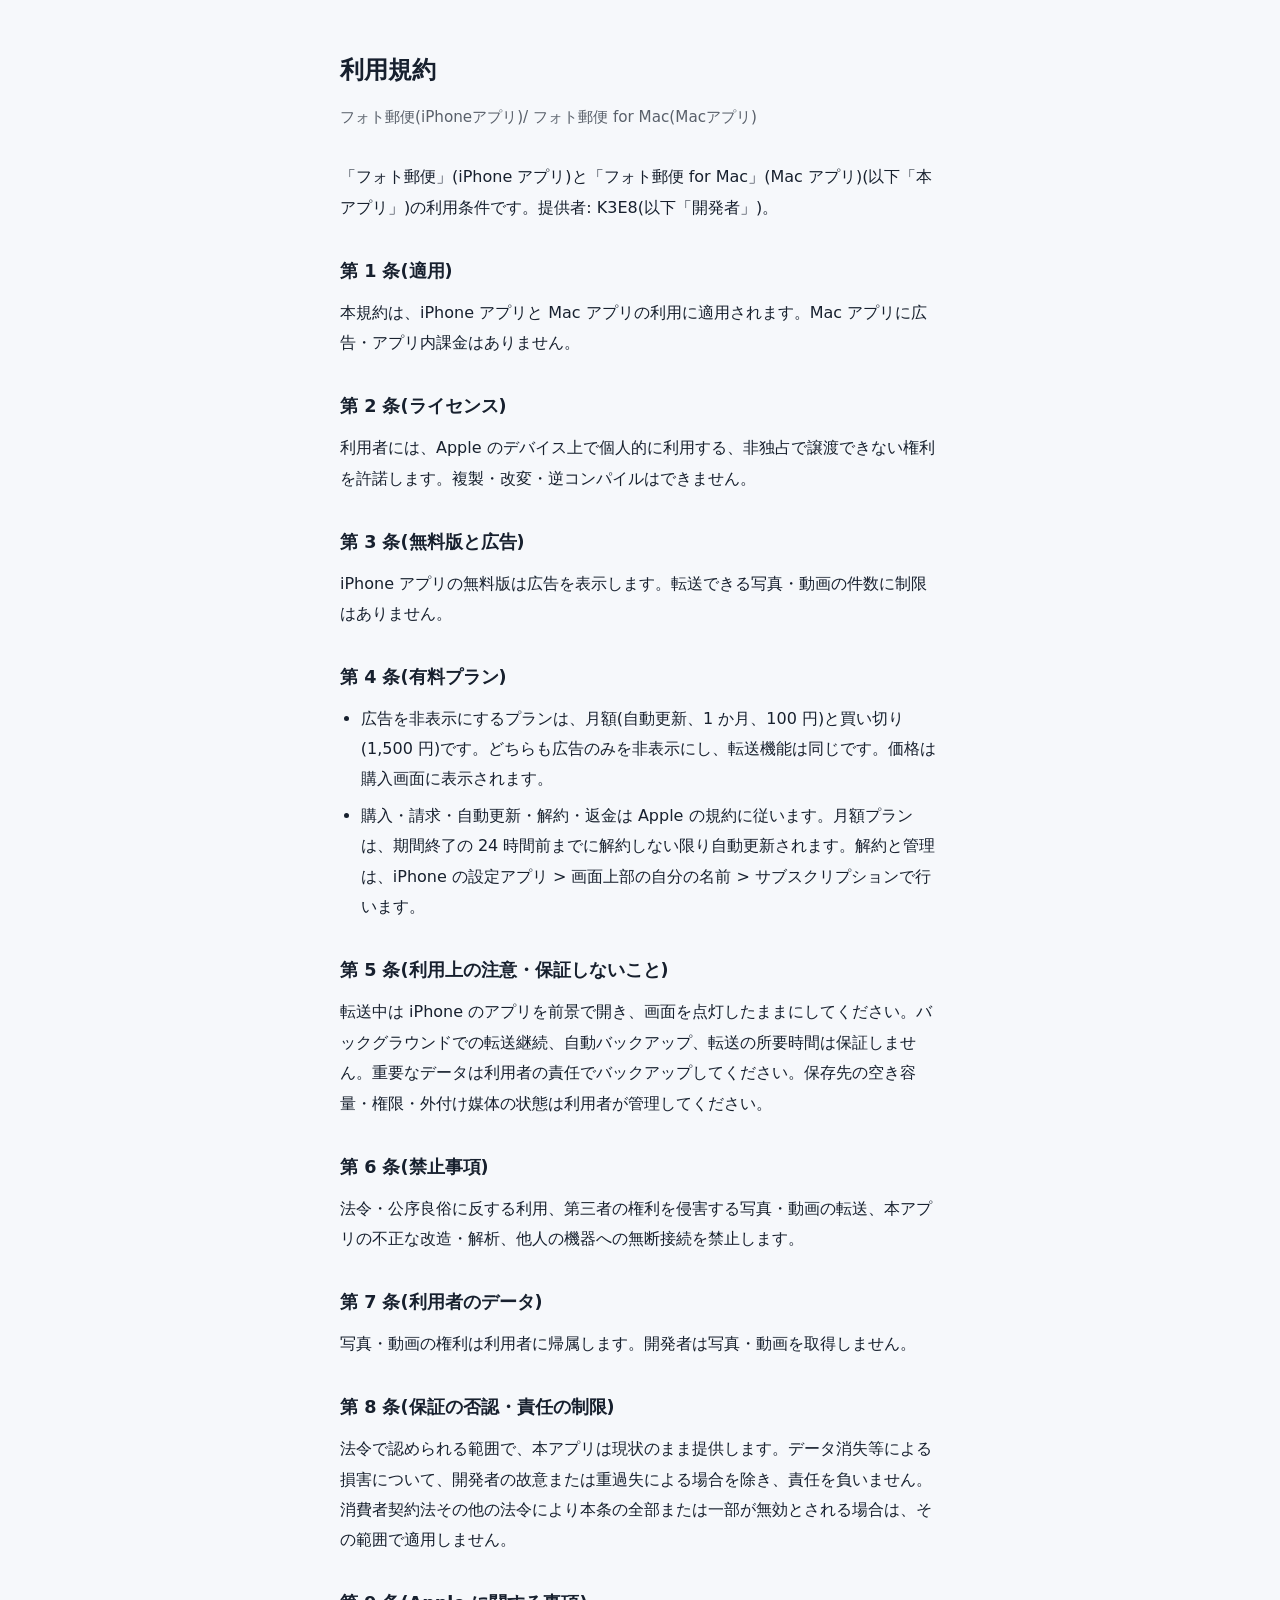
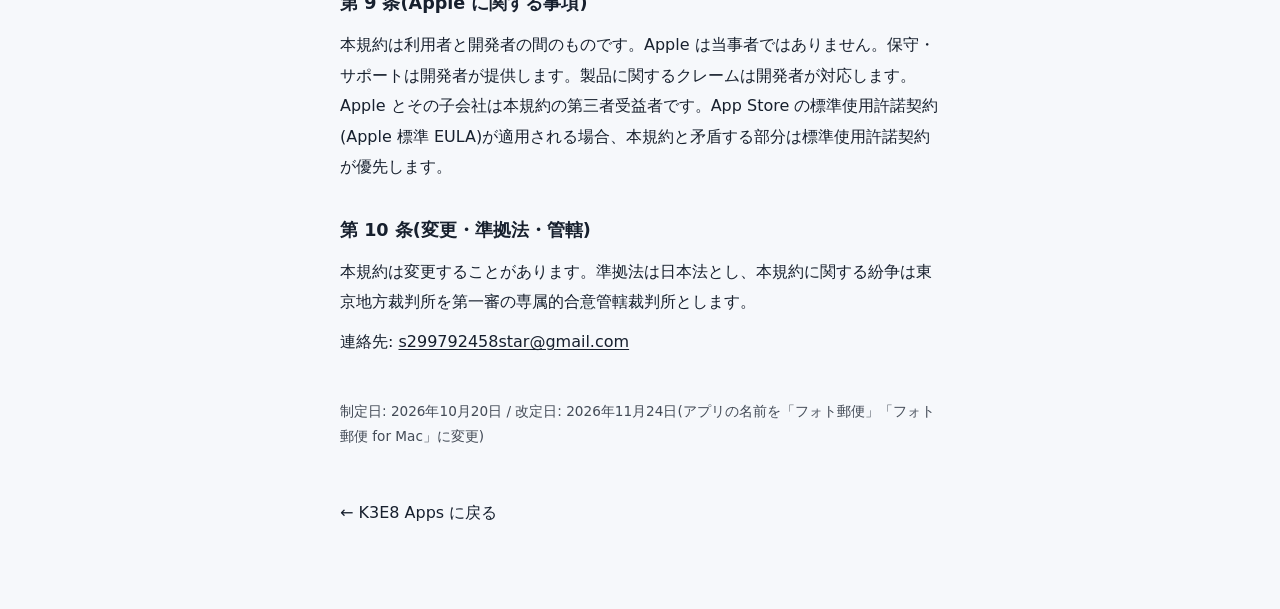
<file: photobin/terms.html>
<!DOCTYPE html>
<html lang="ja">
<head>
  <meta charset="UTF-8">
  <meta name="viewport" content="width=device-width, initial-scale=1.0">
  <title>利用規約 | フォト郵便</title>
  <meta name="description" content="フォト郵便(iPhoneアプリ)とフォト郵便 for Mac(Macアプリ)の利用規約。">
  <link rel="canonical" href="https://k3e8.github.io/photobin/terms.html">
  <meta name="theme-color" content="#f6f8fb" media="(prefers-color-scheme: light)">
  <meta name="theme-color" content="#0c1220" media="(prefers-color-scheme: dark)">
  <link rel="stylesheet" href="../css/style.css?v=6">
  <style>
    .policy { max-width: 640px; margin: 0 auto; padding: 48px 20px 80px; line-height: 1.9; }
    .policy h1 { font-size: 1.5rem; margin-bottom: 0.4em; }
    .policy .app-name { opacity: 0.7; font-size: 0.95rem; margin-bottom: 2em; }
    .policy h2 { font-size: 1.1rem; margin: 1.8em 0 0.5em; }
    .policy p { margin: 0.6em 0; }
    .policy ul { padding-left: 1.3em; }
    .policy li { margin: 0.4em 0; }
    .policy a { text-decoration: underline; text-underline-offset: 2px; }
    .policy .updated { margin-top: 3em; font-size: 0.85rem; opacity: 0.8; }
    .policy a.back { display: inline-block; margin-top: 2.5em; text-decoration: none; }
  </style>
</head>
<body>
  <main class="policy">
    <h1>利用規約</h1>
    <p class="app-name">フォト郵便(iPhoneアプリ)/ フォト郵便 for Mac(Macアプリ)</p>

    <p>「フォト郵便」(iPhone アプリ)と「フォト郵便 for Mac」(Mac アプリ)(以下「本アプリ」)の利用条件です。提供者: K3E8(以下「開発者」)。</p>

    <h2>第 1 条(適用)</h2>
    <p>本規約は、iPhone アプリと Mac アプリの利用に適用されます。Mac アプリに広告・アプリ内課金はありません。</p>

    <h2>第 2 条(ライセンス)</h2>
    <p>利用者には、Apple のデバイス上で個人的に利用する、非独占で譲渡できない権利を許諾します。複製・改変・逆コンパイルはできません。</p>

    <h2>第 3 条(無料版と広告)</h2>
    <p>iPhone アプリの無料版は広告を表示します。転送できる写真・動画の件数に制限はありません。</p>

    <h2>第 4 条(有料プラン)</h2>
    <ul>
      <li>広告を非表示にするプランは、月額(自動更新、1 か月、100 円)と買い切り(1,500 円)です。どちらも広告のみを非表示にし、転送機能は同じです。価格は購入画面に表示されます。</li>
      <li>購入・請求・自動更新・解約・返金は Apple の規約に従います。月額プランは、期間終了の 24 時間前までに解約しない限り自動更新されます。解約と管理は、iPhone の設定アプリ &gt; 画面上部の自分の名前 &gt; サブスクリプションで行います。</li>
    </ul>

    <h2>第 5 条(利用上の注意・保証しないこと)</h2>
    <p>転送中は iPhone のアプリを前景で開き、画面を点灯したままにしてください。バックグラウンドでの転送継続、自動バックアップ、転送の所要時間は保証しません。重要なデータは利用者の責任でバックアップしてください。保存先の空き容量・権限・外付け媒体の状態は利用者が管理してください。</p>

    <h2>第 6 条(禁止事項)</h2>
    <p>法令・公序良俗に反する利用、第三者の権利を侵害する写真・動画の転送、本アプリの不正な改造・解析、他人の機器への無断接続を禁止します。</p>

    <h2>第 7 条(利用者のデータ)</h2>
    <p>写真・動画の権利は利用者に帰属します。開発者は写真・動画を取得しません。</p>

    <h2>第 8 条(保証の否認・責任の制限)</h2>
    <p>法令で認められる範囲で、本アプリは現状のまま提供します。データ消失等による損害について、開発者の故意または重過失による場合を除き、責任を負いません。消費者契約法その他の法令により本条の全部または一部が無効とされる場合は、その範囲で適用しません。</p>

    <h2>第 9 条(Apple に関する事項)</h2>
    <p>本規約は利用者と開発者の間のものです。Apple は当事者ではありません。保守・サポートは開発者が提供します。製品に関するクレームは開発者が対応します。Apple とその子会社は本規約の第三者受益者です。App Store の標準使用許諾契約(Apple 標準 EULA)が適用される場合、本規約と矛盾する部分は標準使用許諾契約が優先します。</p>

    <h2>第 10 条(変更・準拠法・管轄)</h2>
    <p>本規約は変更することがあります。準拠法は日本法とし、本規約に関する紛争は東京地方裁判所を第一審の専属的合意管轄裁判所とします。</p>

    <p>連絡先: <a href="mailto:s299792458star@gmail.com">s299792458star@gmail.com</a></p>

    <p class="updated">制定日: 2026年10月20日 / 改定日: 2026年11月24日(アプリの名前を「フォト郵便」「フォト郵便 for Mac」に変更)</p>
    <a class="back" href="../">← K3E8 Apps に戻る</a>
  </main>
</body>
</html>
</file>
<file: css/style.css>
/* ============ テーマ変数 ============ */
:root {
  color-scheme: light dark;
  --bg: #f6f8fb;
  --bg-soft: #eaf1f4;
  --card: #ffffff;
  --card-border: rgba(20, 40, 70, 0.08);
  --text: #17202e;
  --text-sub: #5a6778;
  --accent-1: #3ec46d;
  --accent-2: #3b9ae8;
  --accent-text: #2e8bd6;
  --shadow: 0 10px 30px rgba(20, 40, 70, 0.08);
  --header-bg: rgba(246, 248, 251, 0.82);
}
[data-theme="dark"] {
  --bg: #0c1220;
  --bg-soft: #111a2b;
  --card: #141d2e;
  --card-border: rgba(255, 255, 255, 0.07);
  --text: #e9eef6;
  --text-sub: #93a0b4;
  --accent-text: #6db9f2;
  --shadow: 0 12px 32px rgba(0, 0, 0, 0.35);
  --header-bg: rgba(12, 18, 32, 0.82);
}
@media (prefers-color-scheme: dark) {
  :root:not([data-theme="light"]) {
    --bg: #0c1220;
    --bg-soft: #111a2b;
    --card: #141d2e;
    --card-border: rgba(255, 255, 255, 0.07);
    --text: #e9eef6;
    --text-sub: #93a0b4;
    --accent-text: #6db9f2;
    --shadow: 0 12px 32px rgba(0, 0, 0, 0.35);
    --header-bg: rgba(12, 18, 32, 0.82);
  }
}

/* ============ ベース ============ */
* { margin: 0; padding: 0; box-sizing: border-box; }
html { scroll-behavior: smooth; }
body {
  font-family: "Hiragino Sans", "Hiragino Kaku Gothic ProN", "Noto Sans JP", system-ui, sans-serif;
  background: var(--bg);
  color: var(--text);
  line-height: 1.8;
  -webkit-font-smoothing: antialiased;
}
img { max-width: 100%; height: auto; display: block; }
a { color: inherit; text-decoration: none; }
.accent {
  background: linear-gradient(120deg, var(--accent-1), var(--accent-2));
  -webkit-background-clip: text;
  background-clip: text;
  color: transparent;
}

/* ============ ヘッダー ============ */
.site-header {
  position: sticky; top: 0; z-index: 100;
  background: var(--header-bg);
  backdrop-filter: blur(12px);
  -webkit-backdrop-filter: blur(12px);
  border-bottom: 1px solid var(--card-border);
}
.header-inner {
  padding: 0.7rem 1.2rem;
  display: flex; align-items: center; gap: 1.4rem;
}
.logo { font-weight: 800; font-size: 1.15rem; letter-spacing: 0.02em; white-space: nowrap; }
.global-nav { display: flex; gap: 1.1rem; font-size: 0.92rem; font-weight: 600; }
.global-nav a { color: var(--text-sub); padding: 0.2rem 0.1rem; border-bottom: 2px solid transparent; transition: color 0.2s, border-color 0.2s; white-space: nowrap; }
.global-nav a:hover, .global-nav a.active { color: var(--text); border-bottom-color: var(--accent-2); }
.header-actions { margin-left: auto; display: flex; align-items: center; gap: 0.4rem; }
.icon-btn {
  display: inline-flex; align-items: center; justify-content: center;
  width: 36px; height: 36px; border-radius: 10px;
  border: 1px solid transparent; background: none; color: var(--text-sub);
  cursor: pointer; transition: background 0.2s, color 0.2s;
}
.icon-btn:hover { background: var(--bg-soft); color: var(--text); }
.theme-icon::before { content: "◐"; font-size: 1.15rem; line-height: 1; }

/* ============ ヒーロー(野良トーク) ============ */
.hero-app {
  max-width: 1080px; margin: 0 auto;
  padding: 4.2rem 1.2rem 3.6rem;
  display: grid; grid-template-columns: 1.2fr 0.8fr; gap: 3rem; align-items: center;
}
.hero-brand { display: flex; align-items: center; gap: 0.9rem; }
.hero-appname { font-weight: 800; font-size: 1.2rem; line-height: 1.4; }
.hero-genre { font-size: 0.82rem; font-weight: 700; color: var(--accent-text); }
.hero-copy h1, .hero-copy h2 {
  margin-top: 1.5rem;
  font-size: clamp(1.5rem, 4.2vw, 2.4rem);
  font-weight: 800; line-height: 1.55; letter-spacing: 0.01em;
}
.hero-desc { margin-top: 1.1rem; color: var(--text-sub); font-size: 0.97rem; max-width: 34em; }
.hero-media { display: block; max-width: 290px; width: 100%; justify-self: center; }
.hero-media .phone-demo { transition: transform 0.25s ease, box-shadow 0.25s ease; }
.hero-media:hover .phone-demo { transform: translateY(-5px); box-shadow: 0 16px 36px rgba(20, 40, 70, 0.26); }

/* 2作目以降の紹介セクション(左右反転) */
.hero-app--alt { grid-template-columns: 0.8fr 1.2fr; padding-top: 1rem; }
.hero-app--alt .hero-media { order: -1; max-width: 270px; }
.phone-shot {
  width: 100%; height: auto;
  border: 7px solid #16202e; border-radius: 26px;
  box-shadow: 0 8px 24px rgba(20, 40, 70, 0.18);
}
.tag-soon {
  display: inline-block; margin-left: 0.45rem; padding: 0.08rem 0.6rem;
  border-radius: 999px; font-size: 0.66rem; font-weight: 700; letter-spacing: 0.05em;
  color: #fff; background: linear-gradient(120deg, var(--accent-1), var(--accent-2));
  vertical-align: 0.18em; white-space: nowrap;
}
.soon-pill {
  display: inline-flex; align-items: center;
  padding: 0.6rem 1.2rem; border-radius: 12px;
  border: 1px dashed var(--accent-2); color: var(--accent-text);
  font-weight: 700; font-size: 0.9rem;
}
.fine-note { margin-top: 1rem; font-size: 0.8rem; color: var(--text-sub); }

/* ============ 波の区切り・帯 ============ */
.wave { color: var(--bg-soft); line-height: 0; }
.wave svg { display: block; width: 100%; height: 44px; }
.wave path { fill: currentColor; }
.wave--flip { transform: scaleY(-1); }
.band { background: var(--bg-soft); }
.band--footer { padding-bottom: 0.5rem; }

/* ============ セクション共通 ============ */
.section { max-width: 1080px; margin: 0 auto; padding: 2.6rem 1.2rem 3.2rem; }
.section-title {
  display: inline-block;
  font-size: 1.45rem; font-weight: 800;
}
.section-title::after {
  content: ""; display: block; width: 64px; height: 8px; margin-top: 0.45rem;
  background-image: radial-gradient(circle, var(--accent-2) 2.6px, transparent 3.2px);
  background-size: 13px 8px; background-repeat: repeat-x;
}
.section-sub { margin-top: 0.9rem; color: var(--text-sub); font-size: 0.95rem; max-width: 40em; }

/* ============ 特徴チップ・ボタン類 ============ */
.feature-chips { margin-top: 1.4rem; display: flex; flex-wrap: wrap; gap: 0.5rem; list-style: none; }
.feature-chips li {
  font-size: 0.8rem; font-weight: 600; padding: 0.3rem 0.75rem; border-radius: 999px;
  background: var(--bg-soft); border: 1px solid var(--card-border); color: var(--text-sub);
}
.store-row { margin-top: 1.5rem; display: flex; align-items: center; flex-wrap: wrap; gap: 1rem; }
.store-btn {
  display: inline-flex; align-items: center; gap: 0.6rem;
  background: #000; color: #fff; border-radius: 12px; padding: 0.55rem 1.1rem;
  transition: transform 0.15s, box-shadow 0.15s;
}
[data-theme="dark"] .store-btn { background: #fff; color: #000; }
@media (prefers-color-scheme: dark) {
  :root:not([data-theme="light"]) .store-btn { background: #fff; color: #000; }
}
.store-btn:hover { transform: translateY(-2px); box-shadow: var(--shadow); }
.store-btn small { display: block; font-size: 0.62rem; line-height: 1.2; }
.store-btn strong { display: block; font-size: 1.05rem; line-height: 1.2; }
.x-btn {
  display: inline-flex; align-items: center; gap: 0.45rem;
  padding: 0.55rem 0.95rem; border-radius: 12px;
  border: 1px solid var(--card-border); background: var(--bg-soft);
  font-weight: 700; font-size: 0.88rem; color: var(--text);
  transition: transform 0.15s, border-color 0.15s;
}
.x-btn:hover { transform: translateY(-2px); border-color: var(--accent-2); }
.qr-details summary {
  cursor: pointer; font-size: 0.85rem; font-weight: 600; color: var(--accent-text);
  list-style: none;
}
.qr-details summary::-webkit-details-marker { display: none; }
.qr-details summary::before { content: "▸ "; }
.qr-details[open] summary::before { content: "▾ "; }
.qr-pop {
  margin-top: 0.7rem; padding: 0.9rem; display: flex; align-items: center; gap: 0.9rem;
  background: var(--bg-soft); border: 1px solid var(--card-border); border-radius: 12px;
}
.qr-pop img { border-radius: 8px; background: #fff; padding: 4px; }
.qr-pop p { font-size: 0.78rem; color: var(--text-sub); line-height: 1.6; }
.android-note { margin-top: 1rem; font-size: 0.82rem; color: var(--text-sub); }
.android-note::before { content: "🤖 "; }

/* ---- チャット画面デモ(CSSアニメーション) ---- */
.phone-demo {
  aspect-ratio: 9 / 18.5; width: 100%; font-size: 11px;
  display: flex; flex-direction: column;
  border: 7px solid #16202e; border-radius: 26px;
  background:
    radial-gradient(circle at 85% 12%, rgba(62, 196, 109, 0.14), transparent 42%),
    radial-gradient(circle at 10% 85%, rgba(59, 154, 232, 0.14), transparent 46%),
    #f0f7f6;
  box-shadow: 0 8px 24px rgba(20, 40, 70, 0.18);
  overflow: hidden; color: #223142;
}
.pd-status {
  display: flex; justify-content: space-between; padding: 0.5em 1.1em 0.2em;
  font-size: 0.8em; font-weight: 700; color: #4a5a6b;
}
.pd-header {
  display: flex; align-items: center; gap: 0.5em; padding: 0.5em 0.9em;
  background: rgba(255, 255, 255, 0.75); border-bottom: 1px solid rgba(30, 60, 90, 0.08);
}
.pd-avatar {
  width: 2em; height: 2em; border-radius: 50%; flex: 0 0 auto;
  display: grid; place-items: center;
  background: #f5a623; color: #fff; font-weight: 800;
}
.pd-name { font-weight: 800; }
.pd-online { margin-left: auto; font-size: 0.75em; color: #2eaf62; font-weight: 700; }
.pd-chat { flex: 1; display: flex; flex-direction: column; gap: 0.7em; padding: 0.9em 0.8em; }
.pd-msg { display: flex; }
.pd-msg p { max-width: 80%; padding: 0.5em 0.8em; line-height: 1.5; border-radius: 14px; margin: 0; }
.pd-in p {
  background: #fff; border: 1px solid #e2ebee; border-bottom-left-radius: 4px;
  box-shadow: 0 1px 3px rgba(20, 40, 70, 0.06);
}
.pd-out { justify-content: flex-end; }
.pd-out p {
  background: linear-gradient(120deg, var(--accent-1), var(--accent-2));
  color: #fff; border-bottom-right-radius: 4px;
}
.pd-slot { position: relative; }
.pd-typing { position: absolute; inset: 0 auto auto 0; }
.pd-typing p { display: flex; gap: 0.3em; align-items: center; height: 100%; }
.pd-typing i {
  width: 0.42em; height: 0.42em; border-radius: 50%; background: #9fb2bd;
  animation: pd-bounce 1.1s ease-in-out infinite;
}
.pd-typing i:nth-child(2) { animation-delay: 0.18s; }
.pd-typing i:nth-child(3) { animation-delay: 0.36s; }
@keyframes pd-bounce { 0%, 60%, 100% { transform: none; } 30% { transform: translateY(-0.35em); } }
.pd-input {
  margin: 0 0.8em 0.9em; padding: 0.55em 1em; border-radius: 999px;
  background: #fff; border: 1px solid #e2ebee; color: #9aabb6; font-size: 0.9em;
}

/* 会話のタイムライン(13秒ループ) */
.pd-m1 { animation: pd-m1 13s ease infinite; }
.pd-m2 { animation: pd-m2 13s ease infinite; }
.pd-typing { animation: pd-ty 13s ease infinite; }
.pd-m3 { animation: pd-m3 13s ease infinite; }
.pd-m4 { animation: pd-m4 13s ease infinite; }
@keyframes pd-m1 { 0%, 4% { opacity: 0; transform: translateY(9px) scale(0.95); } 8%, 93% { opacity: 1; transform: none; } 98%, 100% { opacity: 0; transform: translateY(9px) scale(0.95); } }
@keyframes pd-m2 { 0%, 17% { opacity: 0; transform: translateY(9px) scale(0.95); } 21%, 93% { opacity: 1; transform: none; } 98%, 100% { opacity: 0; transform: translateY(9px) scale(0.95); } }
@keyframes pd-ty { 0%, 29% { opacity: 0; } 32%, 44% { opacity: 1; } 47%, 100% { opacity: 0; } }
@keyframes pd-m3 { 0%, 47% { opacity: 0; transform: translateY(9px) scale(0.95); } 51%, 93% { opacity: 1; transform: none; } 98%, 100% { opacity: 0; transform: translateY(9px) scale(0.95); } }
@keyframes pd-m4 { 0%, 66% { opacity: 0; transform: translateY(9px) scale(0.95); } 70%, 93% { opacity: 1; transform: none; } 98%, 100% { opacity: 0; transform: translateY(9px) scale(0.95); } }
@media (prefers-reduced-motion: reduce) {
  .pd-m1, .pd-m2, .pd-m3, .pd-m4, .pd-typing, .pd-typing i { animation: none; }
  .pd-typing { display: none; }
}

/* ============ アプリ一覧 ============ */
.app-icon { border-radius: 22%; box-shadow: 0 4px 14px rgba(20, 40, 70, 0.18); }
.app-genre { font-size: 0.8rem; font-weight: 700; color: var(--accent-text); letter-spacing: 0.06em; }
.app-grid { margin-top: 1.8rem; display: grid; grid-template-columns: repeat(auto-fill, minmax(300px, 1fr)); gap: 1.1rem; }
.app-card {
  display: flex; gap: 1rem; align-items: flex-start;
  background: var(--card); border: 1px solid var(--card-border); border-radius: 16px;
  padding: 1.2rem 1.3rem; box-shadow: var(--shadow);
  transition: transform 0.18s, border-color 0.18s;
}
.app-card:hover { transform: translateY(-3px); border-color: var(--accent-2); }
.app-card h3 { font-size: 1.02rem; font-weight: 800; }
.app-card p { font-size: 0.85rem; color: var(--text-sub); margin: 0.2rem 0 0.4rem; }
.app-card p a { color: var(--accent-text); }
.app-card p a:hover { text-decoration: underline; }
.app-card .app-genre { font-size: 0.72rem; }
.app-card--soon { border-style: dashed; box-shadow: none; background: transparent; }
.app-card--soon:hover { transform: none; border-color: var(--card-border); }
.soon-icon {
  flex: 0 0 56px; height: 56px; border-radius: 14px; display: grid; place-items: center;
  background: var(--bg); border: 1px dashed var(--card-border);
  font-size: 1.4rem; font-weight: 800; color: var(--text-sub);
}

/* ============ お知らせ(タイムライン) ============ */
.timeline { position: relative; margin-top: 1.9rem; list-style: none; }
.timeline::before {
  content: ""; position: absolute; left: 6px; top: 6px; bottom: 6px; width: 2px;
  border-radius: 1px;
  background: linear-gradient(var(--accent-1), var(--accent-2));
  opacity: 0.4;
}
.timeline li { position: relative; padding: 0 0 1.5rem 2rem; }
.timeline li:last-child { padding-bottom: 0.2rem; }
.timeline li::before {
  content: ""; position: absolute; left: 0; top: 0.5em;
  width: 14px; height: 14px; border-radius: 50%;
  background: var(--bg); border: 3px solid var(--accent-2);
}
.timeline li:first-child::before { border-color: var(--accent-1); }
.timeline time { display: block; font-size: 0.8rem; font-weight: 700; color: var(--text-sub); font-variant-numeric: tabular-nums; }
.timeline p { font-size: 0.95rem; }
.timeline a { color: var(--accent-text); }
.timeline a:hover { text-decoration: underline; }

/* ============ 連絡先 ============ */
.contact-lead { margin-top: 1rem; color: var(--text-sub); font-size: 0.95rem; }
.contact-links { margin-top: 1.5rem; display: flex; flex-wrap: wrap; gap: 0.8rem; }
.contact-pill {
  display: inline-flex; align-items: center; gap: 0.55rem;
  padding: 0.65rem 1.2rem; border-radius: 999px;
  background: var(--card); border: 1px solid var(--card-border);
  font: inherit; font-size: 0.92rem; font-weight: 700; color: var(--text);
  cursor: pointer; box-shadow: var(--shadow);
  transition: transform 0.15s, border-color 0.15s;
}
.contact-pill:hover { transform: translateY(-2px); border-color: var(--accent-2); }

/* ============ フッター他 ============ */
.site-footer {
  padding: 1rem 1.2rem 2rem; text-align: center;
  color: var(--text-sub); font-size: 0.82rem;
}
.to-top {
  position: fixed; right: 1.2rem; bottom: 1.2rem; width: 44px; height: 44px;
  border-radius: 50%; border: 1px solid var(--card-border);
  background: var(--card); color: var(--text); box-shadow: var(--shadow);
  font-size: 1.1rem; cursor: pointer; opacity: 0; pointer-events: none;
  transition: opacity 0.25s, transform 0.25s; transform: translateY(8px);
}
.to-top.show { opacity: 1; pointer-events: auto; transform: none; }

/* ============ スクロール出現 ============ */
.reveal { opacity: 0; transform: translateY(18px); transition: opacity 0.6s ease, transform 0.6s ease; }
.reveal.visible { opacity: 1; transform: none; }
@media (prefers-reduced-motion: reduce) {
  html { scroll-behavior: auto; }
  .reveal { opacity: 1; transform: none; transition: none; }
}

/* ============ レスポンシブ ============ */
@media (max-width: 820px) {
  .hero-app { grid-template-columns: 1fr; gap: 2.2rem; padding-top: 2.8rem; }
  .hero-app--alt { padding-top: 1rem; }
  .hero-app--alt .hero-media { order: 0; }
  .hero-media { max-width: 240px; }
  .global-nav { gap: 0.8rem; font-size: 0.86rem; }
  .header-inner { gap: 0.9rem; }
  .wave svg { height: 30px; }
}
@media (max-width: 480px) {
  .header-inner { gap: 0.7rem; padding: 0.6rem 0.9rem; }
  .logo { font-size: 0.98rem; }
  .global-nav { gap: 0.65rem; font-size: 0.8rem; }
  .header-actions { gap: 0.15rem; }
  .icon-btn { width: 31px; height: 31px; }
  /* 最小画面ではGitHubアイコンを畳む(連絡先セクションに同リンクあり) */
  .header-actions a[aria-label="GitHub"] { display: none; }
}
</file>
